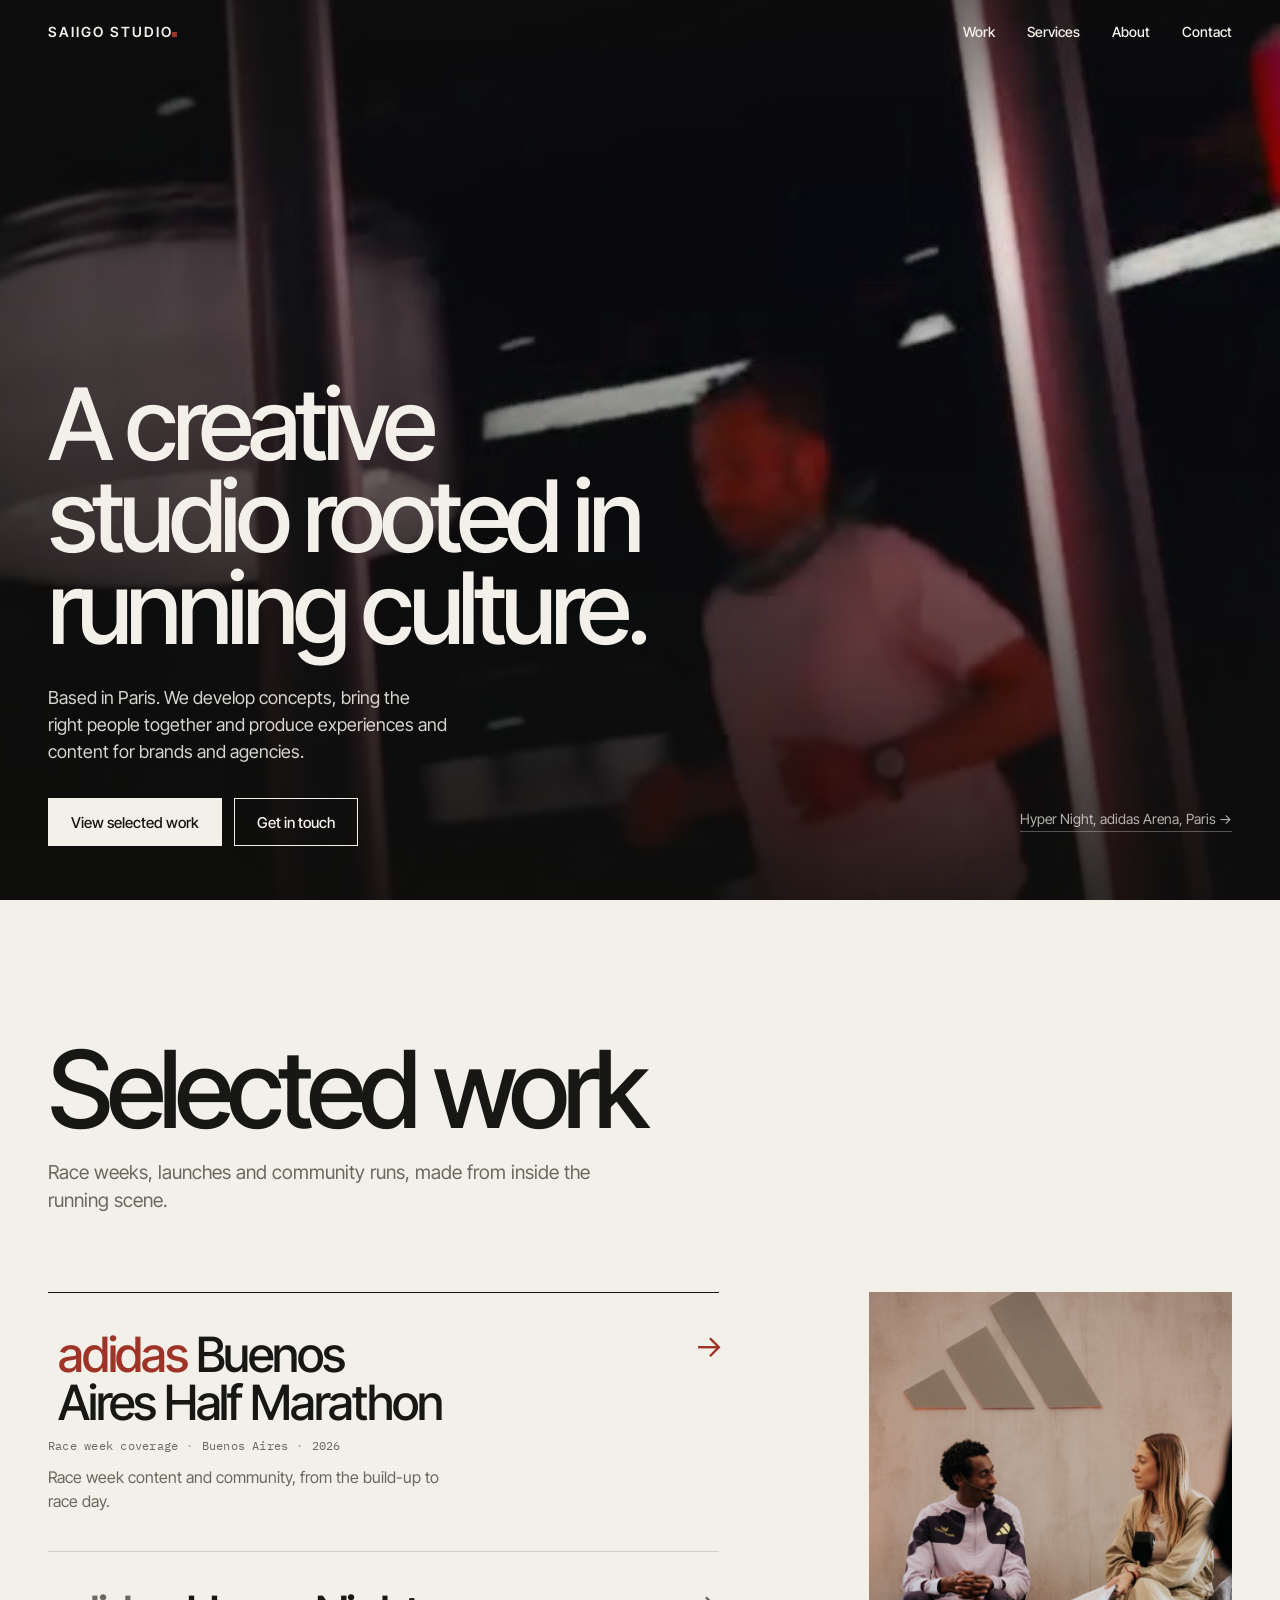
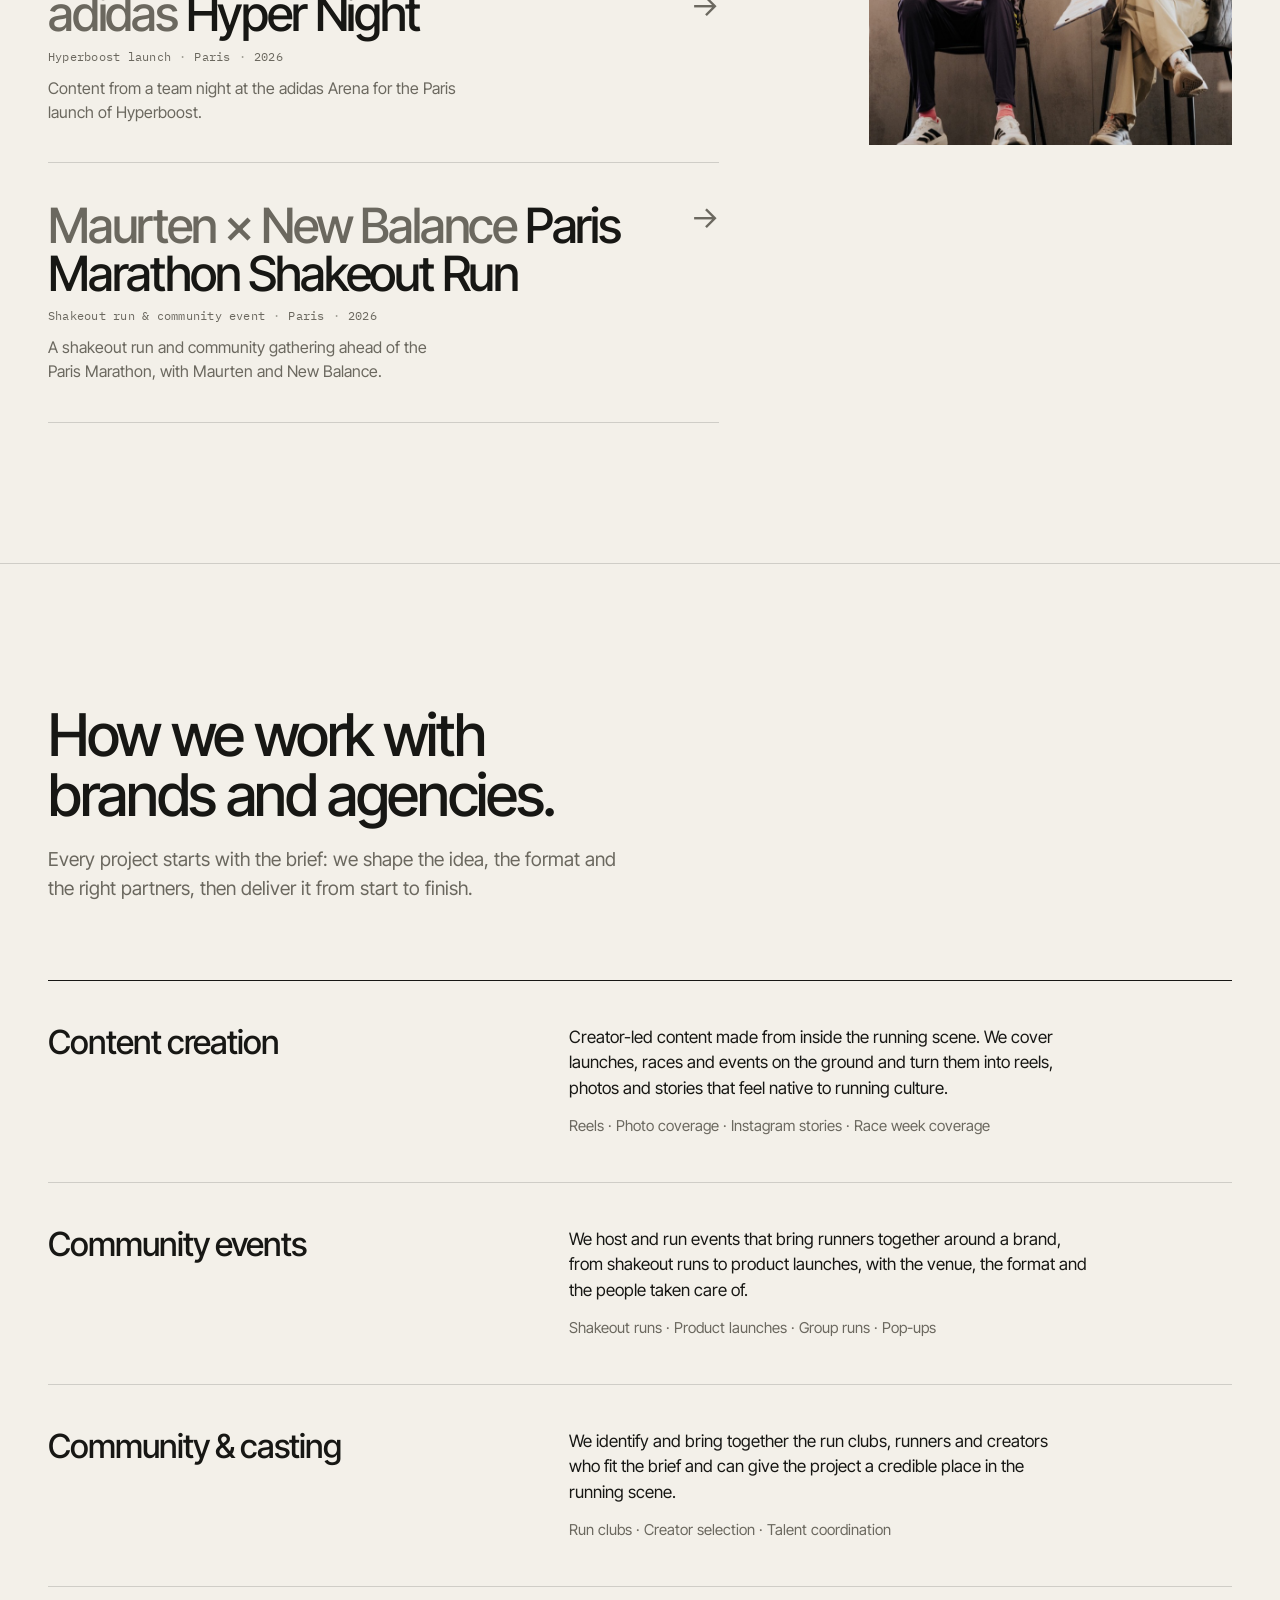
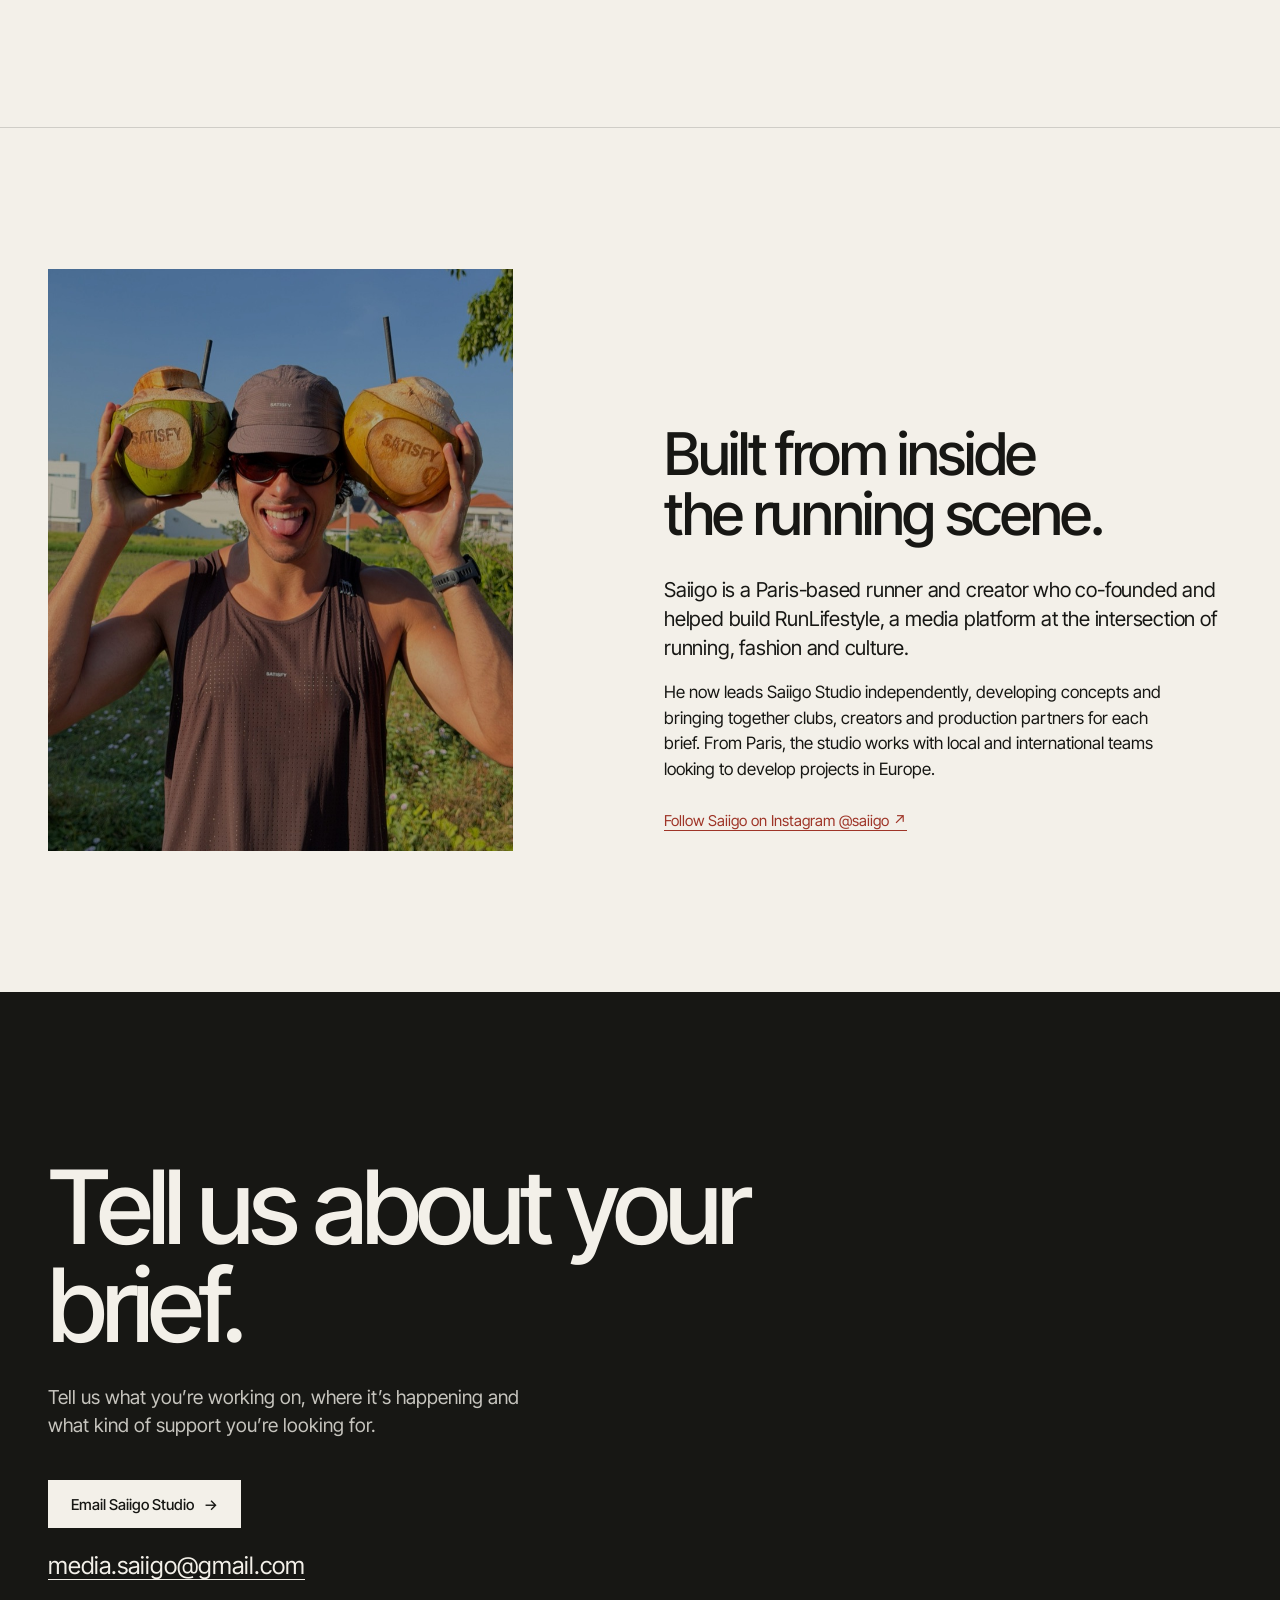
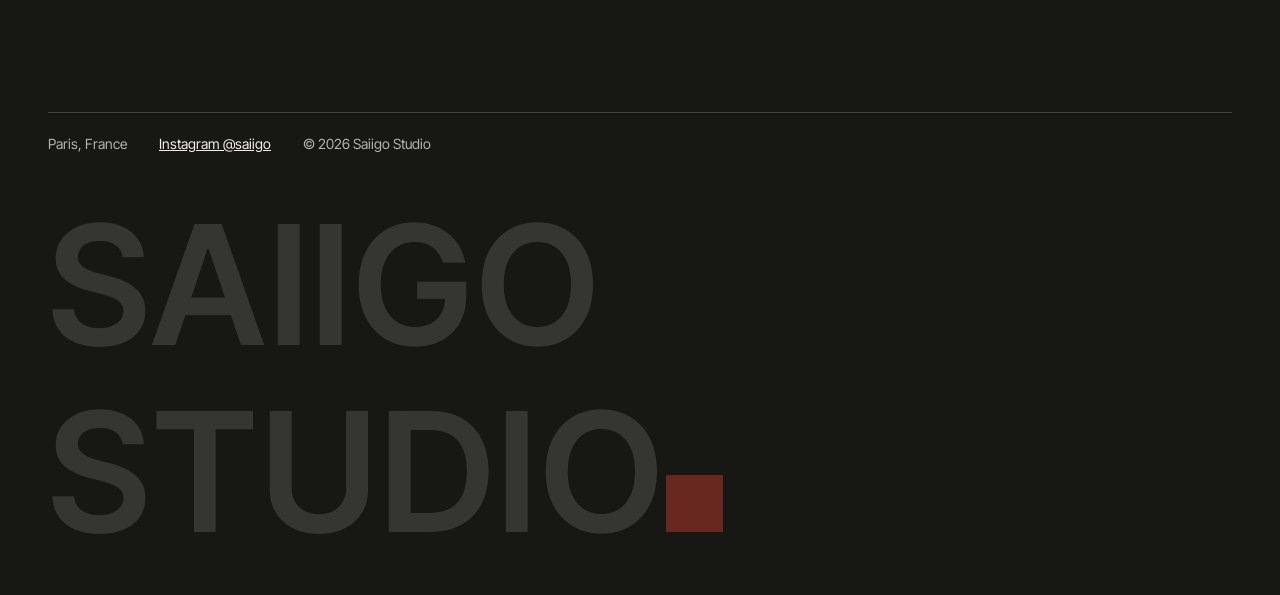
<file: index.html>
<!doctype html>
<html lang="en">
<head>
  <meta charset="utf-8">
  <script>document.documentElement.className += " js";</script>
  <meta name="viewport" content="width=device-width, initial-scale=1, viewport-fit=cover">
  <title>Saiigo Studio | Running Culture, Creative Strategy &amp; Production</title>
  <meta name="description" content="Saiigo Studio is an independent creative studio in Paris rooted in running culture. Concepts, community &amp; casting, experiences and content for brands and agencies.">
  <meta name="theme-color" content="#171714">
  <link rel="canonical" href="https://saiigostudio.com/">
  <meta property="og:url" content="https://saiigostudio.com/">
  <meta property="og:type" content="website">
  <meta property="og:site_name" content="Saiigo Studio">
  <meta property="og:title" content="Saiigo Studio | Running Culture, Creative Strategy &amp; Production">
  <meta property="og:description" content="An independent creative studio in Paris rooted in running culture. Concepts, community and production for brands and agencies.">
  <meta property="og:image" content="https://saiigostudio.com/assets/img/og-image.jpg">
  <meta property="og:image:width" content="1200">
  <meta property="og:image:height" content="630">
  <meta name="twitter:card" content="summary_large_image">
  <script type="application/ld+json">
{
    "@context": "https://schema.org",
    "@type": "Organization",
    "name": "Saiigo Studio",
    "url": "https://saiigostudio.com/",
    "logo": "https://saiigostudio.com/assets/img/logo.png",
    "image": "https://saiigostudio.com/assets/img/og-image.jpg",
    "description": "Independent creative studio in Paris rooted in running culture: content creation, community events, community & casting for brands and agencies.",
    "email": "media.saiigo@gmail.com",
    "sameAs": [
      "https://www.instagram.com/saiigo/"
    ],
    "address": {
      "@type": "PostalAddress",
      "addressLocality": "Paris",
      "addressCountry": "FR"
    },
    "location": {
      "@type": "Place",
      "name": "Paris, France",
      "address": {
        "@type": "PostalAddress",
        "addressLocality": "Paris",
        "addressCountry": "FR"
      }
    }
  }
  </script>
  <link rel="icon" href="assets/img/favicon.svg" type="image/svg+xml">
  <link rel="preconnect" href="https://fonts.googleapis.com">
  <link rel="preconnect" href="https://fonts.gstatic.com" crossorigin>
  <link href="https://fonts.googleapis.com/css2?family=IBM+Plex+Mono:wght@400;500&family=Inter+Tight:wght@400;500;600&display=swap" rel="stylesheet">
  <link rel="stylesheet" href="assets/css/styles.css?v=80ff5a15">
</head>
<body data-page="home" id="top">
  <a class="skip-link" href="#main">Skip to content</a>
  <header class="site-header" id="site-header" data-prerendered><div class="header__inner"><a class="header__logo" href="#top" aria-label="Saiigo Studio, home"><span class="wordmark">SAIIGO STUDIO<span class="wordmark__dot" aria-hidden="true"></span></span></a><nav class="header__nav" aria-label="Main"><ul><li><a href="#work">Work</a></li><li><a href="#services">Services</a></li><li><a href="#about">About</a></li><li><a href="#contact">Contact</a></li></ul></nav><button class="menu-btn" type="button" aria-expanded="false" aria-controls="mobile-menu"><span class="menu-btn__label">Menu</span><span class="menu-btn__icon" aria-hidden="true"></span></button></div><div class="mobile-menu" id="mobile-menu" hidden><nav aria-label="Main mobile"><ul><li><a href="#work">Work</a></li><li><a href="#services">Services</a></li><li><a href="#about">About</a></li><li><a href="#contact">Contact</a></li></ul></nav><div class="mobile-menu__foot"><a href="mailto:media.saiigo@gmail.com?subject=Project%20enquiry%20%E2%80%94%20Saiigo%20Studio">media.saiigo@gmail.com</a><a href="https://www.instagram.com/saiigo/" target="_blank" rel="noopener">Instagram @saiigo</a></div></div></header>
  <main id="main" tabindex="-1" data-prerendered><section class="hero hero--reel" aria-labelledby="hero-title"><div class="media hero__media"><video class="media__el hero__video" src="images/hyperboost-reel.mp4" muted loop playsinline preload="auto" autoplay poster="images/hyperboost-reel-poster-1600.jpg" aria-hidden="true"></video></div><div class="hero__shade" aria-hidden="true"></div><div class="hero__content wrap"><div class="hero__head"><h1 class="hero__title" id="hero-title">A creative studio rooted in running culture.</h1></div><div class="hero__body"><p class="hero__text">Based in Paris. We develop concepts, bring the right people together and produce experiences and content for brands and agencies.</p><div class="hero__actions"><a class="btn btn--light" href="#work">View selected work</a><a class="btn btn--ghost" href="#contact">Get in touch</a></div></div></div><a class="hero__caption" href="adidas-hyperboost-hyper-night-paris.html">Hyper Night, adidas Arena, Paris<span aria-hidden="true"> →</span></a><span class="hero__sentinel" data-header-sentinel aria-hidden="true"></span></section><section class="section work" id="work" aria-labelledby="work-title"><div class="wrap"><header class="section__head"><h2 class="section__title" id="work-title">Selected work</h2><p class="section__intro">Race weeks, launches and community runs, made from inside the running scene.</p></header><div class="index"><ol class="index__list"><li class="index__row" data-index="0" data-active><a class="index__link" href="adidas-buenos-aires-half-marathon.html"><span class="index__thumb"><div class="media" style="--pos:50% 40%;--pos-m:50% 40%"><picture><img class="media__el" src="images/adidas-ba-talk-1600.jpg" srcset="images/adidas-ba-talk-800.jpg 800w, images/adidas-ba-talk-1600.jpg 1333w" sizes="100vw" alt="Yomif Kejelcha in conversation on stage in front of an adidas wall" loading="lazy" decoding="async"></picture></div></span><span class="index__title"><span class="index__client">adidas</span> Buenos Aires Half Marathon</span><span class="index__meta mono">Race week coverage<span class="sep" aria-hidden="true">·</span>Buenos Aires<span class="sep" aria-hidden="true">·</span>2026</span><span class="index__summary">Race week content and community, from the build-up to race day.</span><span class="index__arrow" aria-hidden="true">→</span></a></li><li class="index__row" data-index="1"><a class="index__link" href="adidas-hyperboost-hyper-night-paris.html"><span class="index__thumb"><div class="media" style="--pos:50% 92%;--pos-m:50% 60%"><picture><img class="media__el" src="images/hyperboost-winners-1600.jpg" srcset="images/hyperboost-winners-800.jpg 724w" sizes="100vw" alt="The winning team lifts the Hyper Night prize board under a Hyperboost screen at the adidas Arena" loading="lazy" decoding="async"></picture></div></span><span class="index__title"><span class="index__client">adidas</span> Hyper Night</span><span class="index__meta mono">Hyperboost launch<span class="sep" aria-hidden="true">·</span>Paris<span class="sep" aria-hidden="true">·</span>2026</span><span class="index__summary">Content from a team night at the adidas Arena for the Paris launch of Hyperboost.</span><span class="index__arrow" aria-hidden="true">→</span></a></li><li class="index__row" data-index="2"><a class="index__link" href="paris-marathon-runners-event.html"><span class="index__thumb"><div class="media" style="--pos:50% 45%;--pos-m:45% 50%"><picture><img class="media__el" src="images/paris-marathon-crew-1600.jpg" srcset="images/paris-marathon-crew-800.jpg 800w, images/paris-marathon-crew-1600.jpg 1600w, images/paris-marathon-crew-2400.jpg 2000w" sizes="100vw" alt="Runners tying on matching bandanas inside the hotel before the shakeout run" loading="lazy" decoding="async"></picture></div></span><span class="index__title"><span class="index__client">Maurten × New Balance</span> Paris Marathon Shakeout Run</span><span class="index__meta mono">Shakeout run &amp; community event<span class="sep" aria-hidden="true">·</span>Paris<span class="sep" aria-hidden="true">·</span>2026</span><span class="index__summary">A shakeout run and community gathering ahead of the Paris Marathon, with Maurten and New Balance.</span><span class="index__arrow" aria-hidden="true">→</span></a></li></ol><div class="index__preview" aria-hidden="true"><div class="index__frame is-active" data-index="0"><div class="media" style="--pos:50% 40%;--pos-m:50% 40%"><picture><img class="media__el" src="images/adidas-ba-talk-1600.jpg" srcset="images/adidas-ba-talk-800.jpg 800w, images/adidas-ba-talk-1600.jpg 1333w" sizes="(min-width: 900px) 36vw, 1px" alt="Yomif Kejelcha in conversation on stage in front of an adidas wall" loading="lazy" decoding="async"></picture></div></div><div class="index__frame" data-index="1"><div class="media" style="--pos:50% 92%;--pos-m:50% 60%"><picture><img class="media__el" src="images/hyperboost-winners-1600.jpg" srcset="images/hyperboost-winners-800.jpg 724w" sizes="(min-width: 900px) 36vw, 1px" alt="The winning team lifts the Hyper Night prize board under a Hyperboost screen at the adidas Arena" loading="lazy" decoding="async"></picture></div></div><div class="index__frame" data-index="2"><div class="media" style="--pos:50% 45%;--pos-m:45% 50%"><picture><img class="media__el" src="images/paris-marathon-crew-1600.jpg" srcset="images/paris-marathon-crew-800.jpg 800w, images/paris-marathon-crew-1600.jpg 1600w, images/paris-marathon-crew-2400.jpg 2000w" sizes="(min-width: 900px) 36vw, 1px" alt="Runners tying on matching bandanas inside the hotel before the shakeout run" loading="lazy" decoding="async"></picture></div></div></div></div></div></section><section class="section services" id="services" aria-labelledby="services-title"><div class="wrap"><header class="section__head"><h2 class="section__title" id="services-title">How we work with brands and agencies.</h2><p class="section__intro">Every project starts with the brief: we shape the idea, the format and the right partners, then deliver it from start to finish.</p></header><ul class="service-list"><li class="service"><h3 class="service__title">Content creation</h3><div class="service__body"><p>Creator-led content made from inside the running scene. We cover launches, races and events on the ground and turn them into reels, photos and stories that feel native to running culture.</p><p class="service__examples"><span class="visually-hidden">Examples: </span>Reels<span class="sep" aria-hidden="true"> · </span>Photo coverage<span class="sep" aria-hidden="true"> · </span>Instagram stories<span class="sep" aria-hidden="true"> · </span>Race week coverage</p></div></li><li class="service"><h3 class="service__title">Community events</h3><div class="service__body"><p>We host and run events that bring runners together around a brand, from shakeout runs to product launches, with the venue, the format and the people taken care of.</p><p class="service__examples"><span class="visually-hidden">Examples: </span>Shakeout runs<span class="sep" aria-hidden="true"> · </span>Product launches<span class="sep" aria-hidden="true"> · </span>Group runs<span class="sep" aria-hidden="true"> · </span>Pop-ups</p></div></li><li class="service"><h3 class="service__title">Community &amp; casting</h3><div class="service__body"><p>We identify and bring together the run clubs, runners and creators who fit the brief and can give the project a credible place in the running scene.</p><p class="service__examples"><span class="visually-hidden">Examples: </span>Run clubs<span class="sep" aria-hidden="true"> · </span>Creator selection<span class="sep" aria-hidden="true"> · </span>Talent coordination</p></div></li></ul></div></section><section class="section about" id="about" aria-labelledby="about-title"><div class="wrap about__grid"><div class="about__media"><div class="media" style="--pos:50% 35%;--pos-m:50% 35%"><picture><img class="media__el" src="images/about-saiigo-1600.jpg" srcset="images/about-saiigo-800.jpg 800w, images/about-saiigo-1600.jpg 1500w" sizes="(min-width: 900px) 42vw, 100vw" alt="Saiigo in running kit, holding up two coconuts and laughing" loading="lazy" decoding="async"></picture></div></div><div class="about__text"><h2 class="section__title" id="about-title">Built from inside the running scene.</h2><p class="about__lead">Saiigo is a Paris-based runner and creator who co-founded and helped build RunLifestyle, a media platform at the intersection of running, fashion and culture.</p><p>He now leads Saiigo Studio independently, developing concepts and bringing together clubs, creators and production partners for each brief. From Paris, the studio works with local and international teams looking to develop projects in Europe.</p><p class="about__ig"><a class="text-link" href="https://www.instagram.com/saiigo/" target="_blank" rel="noopener">Follow Saiigo on Instagram @saiigo<span aria-hidden="true"> ↗</span></a></p></div></div></section><section class="contact" id="contact" aria-labelledby="contact-title"><div class="wrap"><h2 class="contact__title" id="contact-title">Tell us about your brief.</h2><p class="contact__text">Tell us what you’re working on, where it’s happening and what kind of support you’re looking for.</p><a class="btn btn--light" href="mailto:media.saiigo@gmail.com?subject=Project%20enquiry%20%E2%80%94%20Saiigo%20Studio">Email Saiigo Studio<span aria-hidden="true">→</span></a><p class="contact__email"><a href="mailto:media.saiigo@gmail.com?subject=Project%20enquiry%20%E2%80%94%20Saiigo%20Studio">media.saiigo@gmail.com</a></p><div class="contact__foot"><span>Paris, France</span><a href="https://www.instagram.com/saiigo/" target="_blank" rel="noopener">Instagram @saiigo</a><span>© 2026 Saiigo Studio</span></div><div class="contact__mark" aria-hidden="true"><span class="wordmark wordmark--stacked"><span>SAIIGO</span><span>STUDIO<span class="wordmark__dot" aria-hidden="true"></span></span></span></div></div></section></main>
  <script src="assets/js/content.js?v=b6fb0707"></script>
  <script src="assets/js/image-sizes.js?v=44296c89"></script>
  <script src="assets/js/site.js?v=0f309ba2"></script>
</body>
</html>
</file>
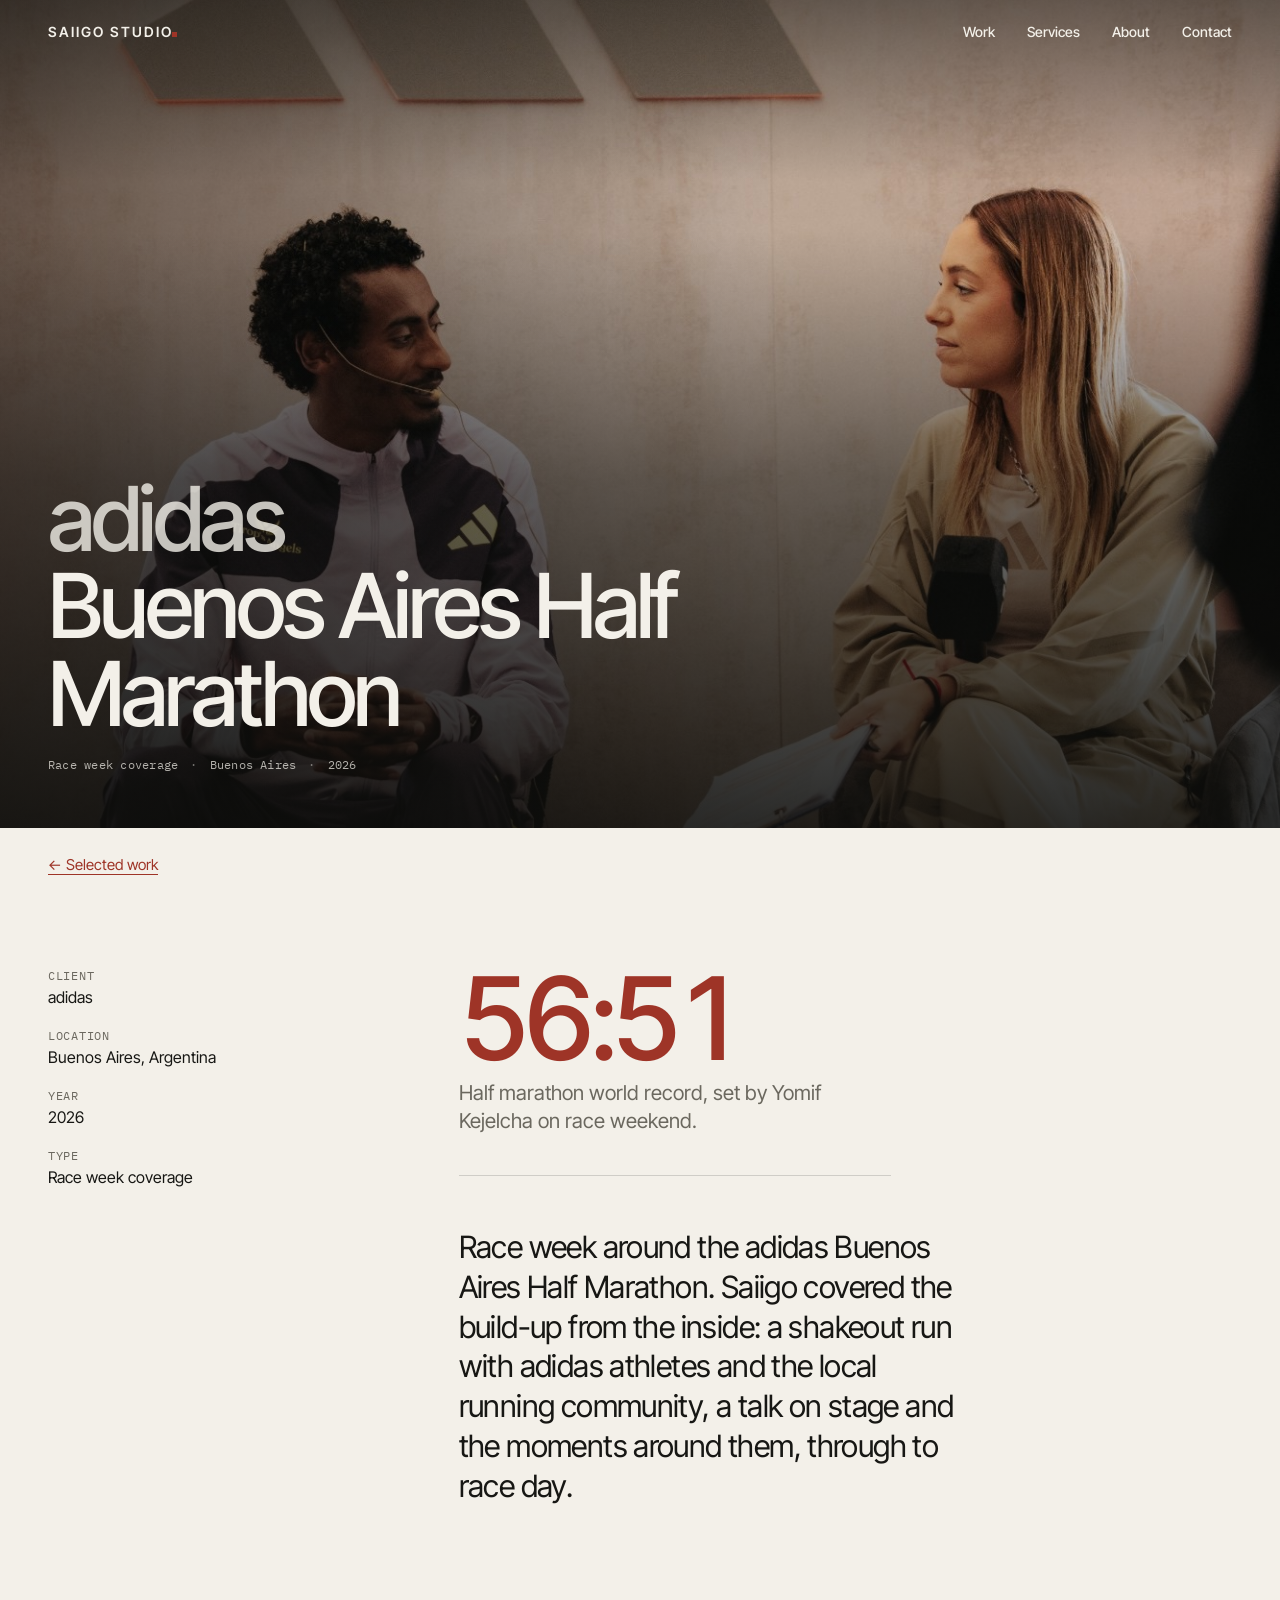
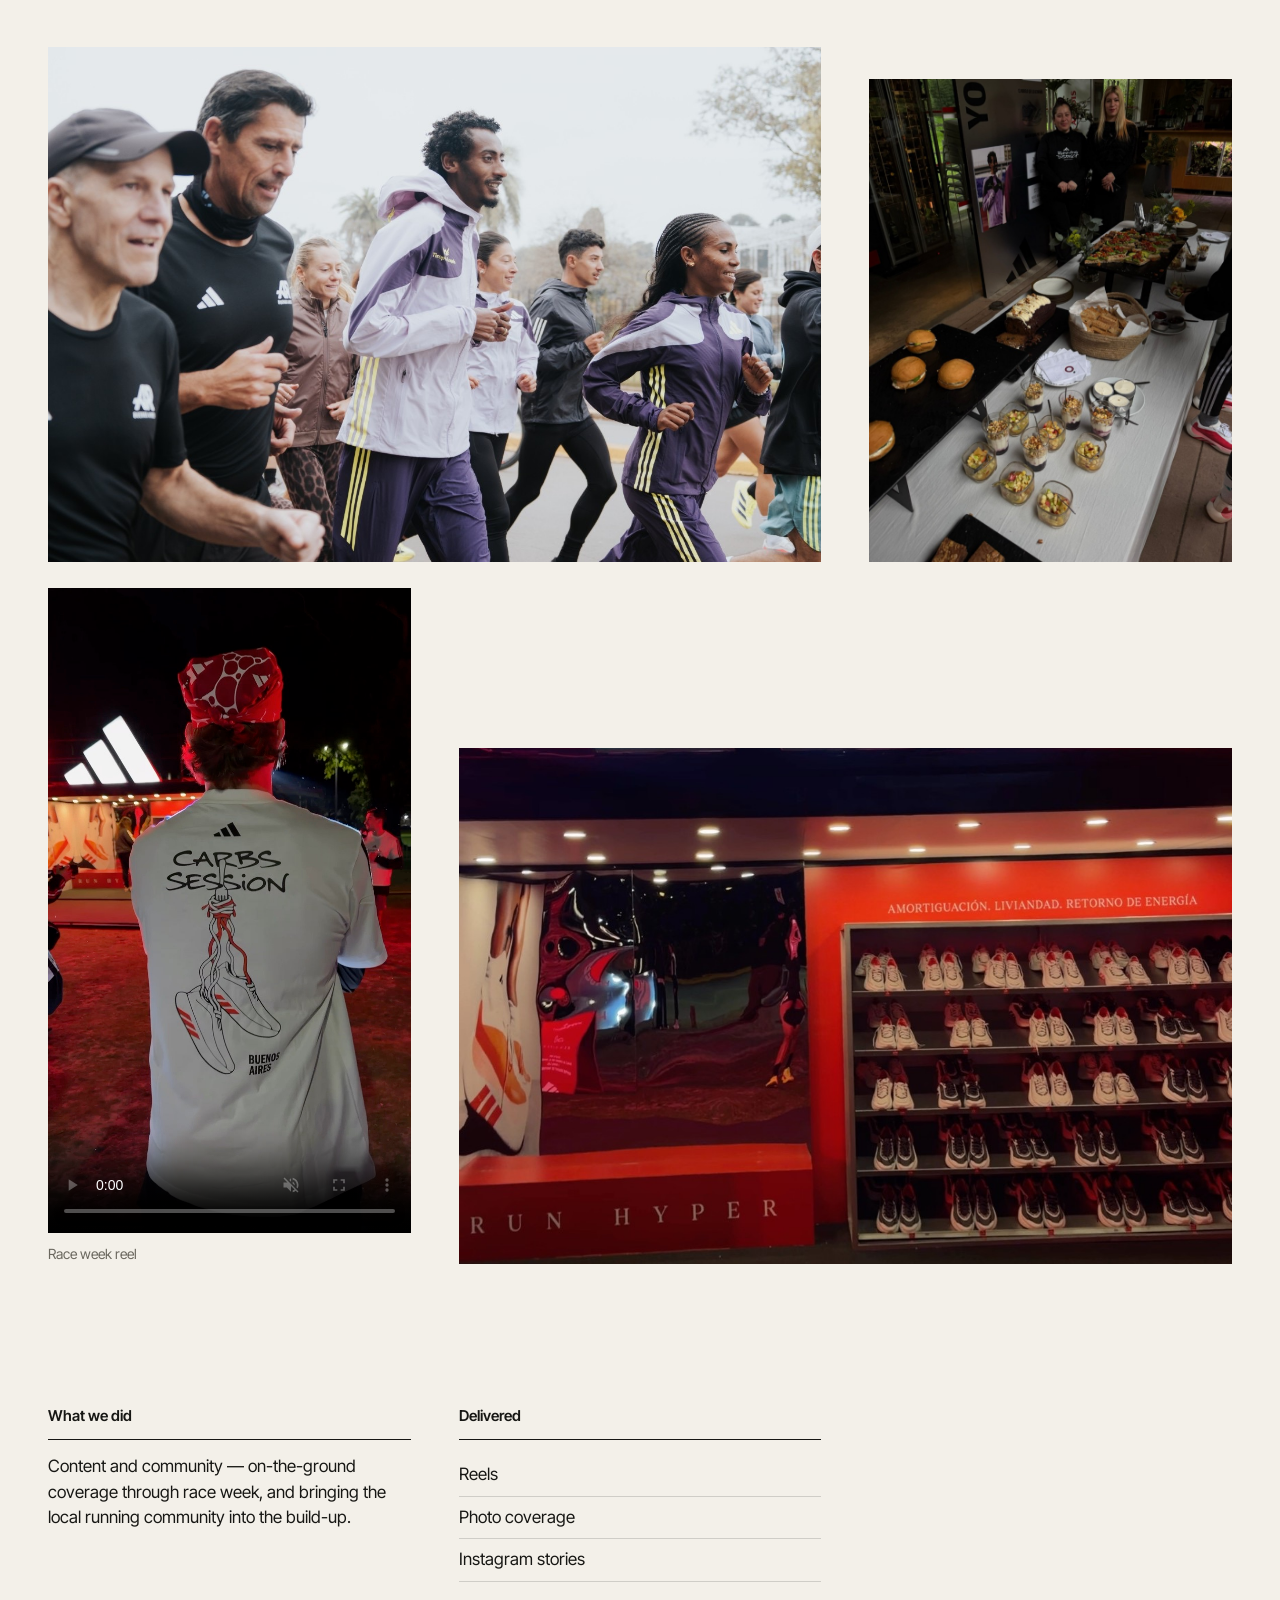
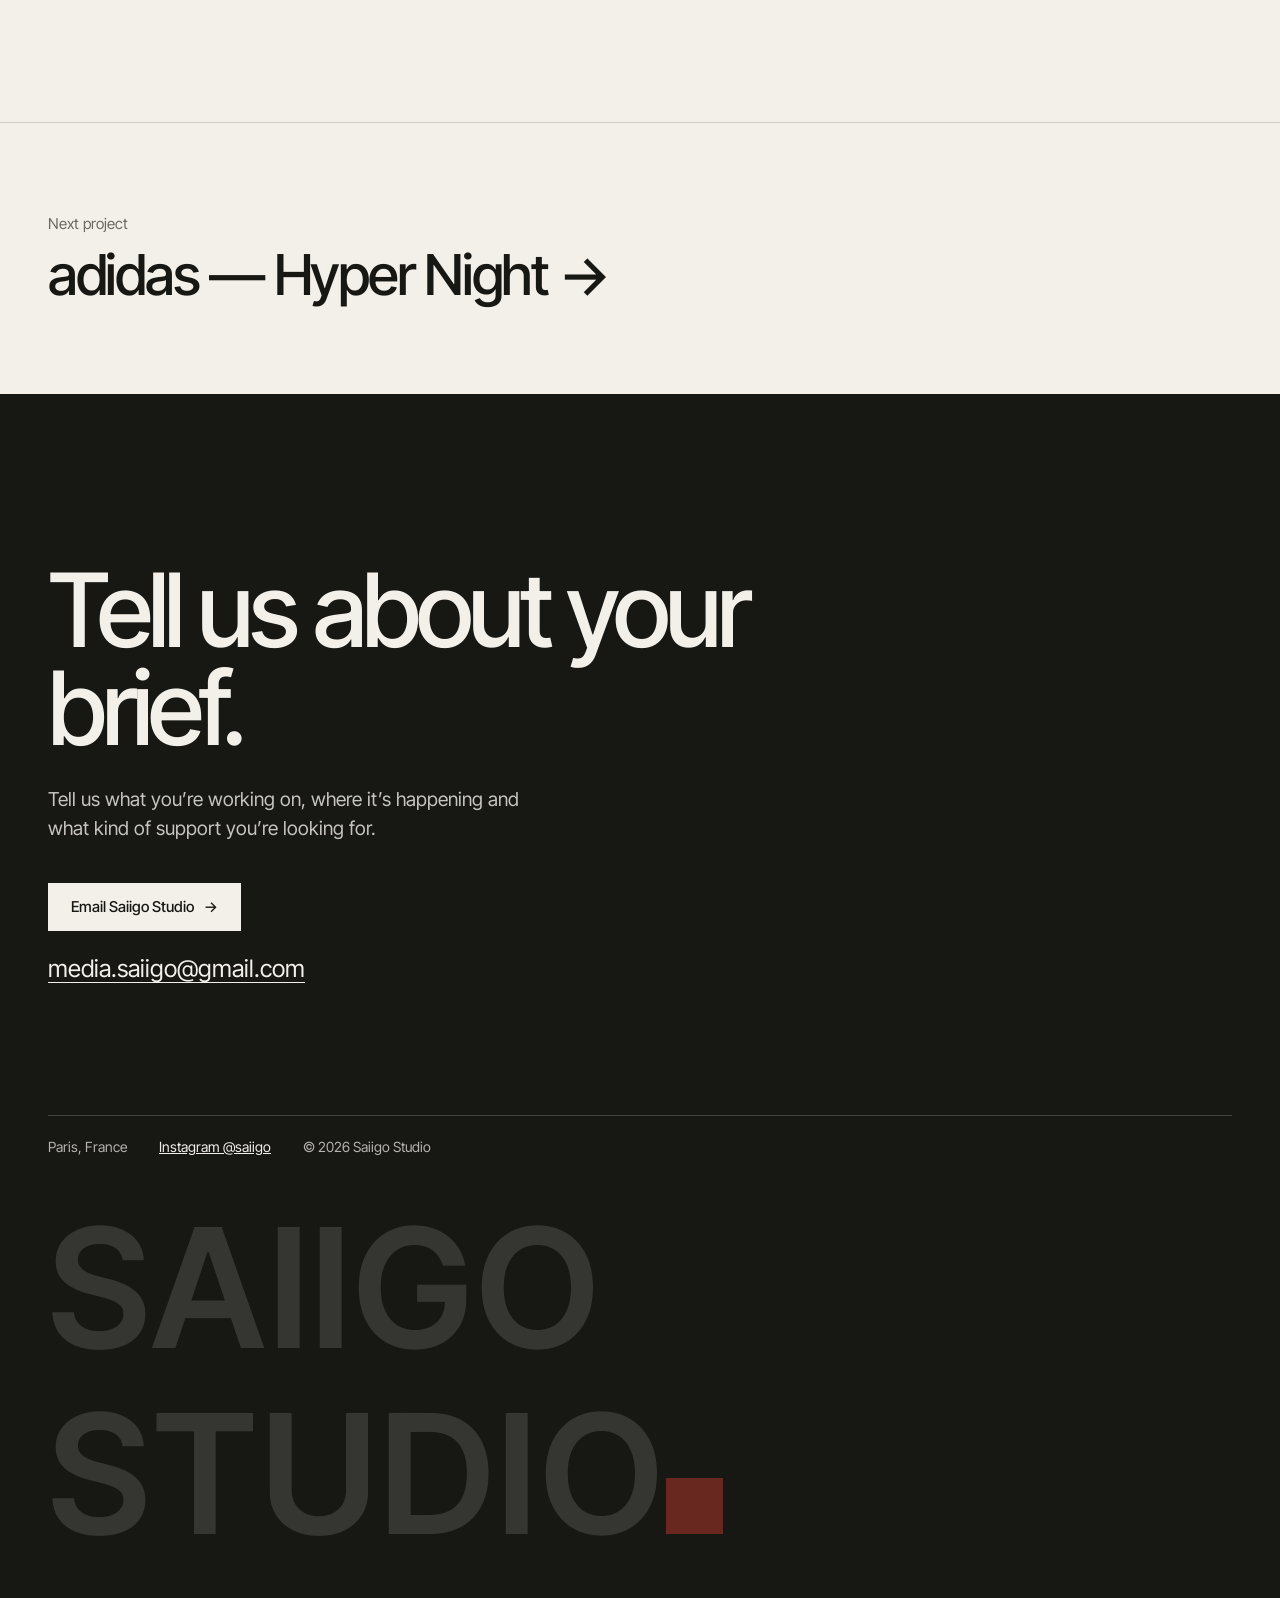
<file: adidas-buenos-aires-half-marathon.html>
<!doctype html>
<html lang="en">
<head>
  <meta charset="utf-8">
  <script>document.documentElement.className += " js";</script>
  <meta name="viewport" content="width=device-width, initial-scale=1, viewport-fit=cover">
  <title>adidas — Buenos Aires Half Marathon | Saiigo Studio</title>
  <meta name="description" content="Race week content and community, from the build-up to race day.">
  <meta name="theme-color" content="#171714">
  <link rel="canonical" href="https://saiigostudio.com/adidas-buenos-aires-half-marathon.html">
  <meta property="og:url" content="https://saiigostudio.com/adidas-buenos-aires-half-marathon.html">
  <meta property="og:type" content="website">
  <meta property="og:site_name" content="Saiigo Studio">
  <meta property="og:title" content="adidas — Buenos Aires Half Marathon | Saiigo Studio">
  <meta property="og:description" content="Race week content and community, from the build-up to race day.">
  <meta property="og:image" content="https://saiigostudio.com/images/adidas-ba-talk-1600.jpg">
  <meta name="twitter:card" content="summary_large_image">
  <script type="application/ld+json">
{
    "@context": "https://schema.org",
    "@type": "Organization",
    "name": "Saiigo Studio",
    "url": "https://saiigostudio.com/",
    "logo": "https://saiigostudio.com/assets/img/logo.png",
    "image": "https://saiigostudio.com/assets/img/og-image.jpg",
    "description": "Independent creative studio in Paris rooted in running culture: content creation, community events, community & casting for brands and agencies.",
    "email": "media.saiigo@gmail.com",
    "sameAs": [
      "https://www.instagram.com/saiigo/"
    ],
    "address": {
      "@type": "PostalAddress",
      "addressLocality": "Paris",
      "addressCountry": "FR"
    },
    "location": {
      "@type": "Place",
      "name": "Paris, France",
      "address": {
        "@type": "PostalAddress",
        "addressLocality": "Paris",
        "addressCountry": "FR"
      }
    }
  }
  </script>
  <link rel="icon" href="assets/img/favicon.svg" type="image/svg+xml">
  <link rel="preconnect" href="https://fonts.googleapis.com">
  <link rel="preconnect" href="https://fonts.gstatic.com" crossorigin>
  <link href="https://fonts.googleapis.com/css2?family=IBM+Plex+Mono:wght@400;500&family=Inter+Tight:wght@400;500;600&display=swap" rel="stylesheet">
  <link rel="stylesheet" href="assets/css/styles.css?v=80ff5a15">
</head>
<body data-page="project" data-slug="adidas-buenos-aires-half-marathon" id="top">
  <a class="skip-link" href="#main">Skip to content</a>
  <header class="site-header" id="site-header" data-prerendered><div class="header__inner"><a class="header__logo" href="index.html" aria-label="Saiigo Studio, home"><span class="wordmark">SAIIGO STUDIO<span class="wordmark__dot" aria-hidden="true"></span></span></a><nav class="header__nav" aria-label="Main"><ul><li><a href="index.html#work">Work</a></li><li><a href="index.html#services">Services</a></li><li><a href="index.html#about">About</a></li><li><a href="index.html#contact">Contact</a></li></ul></nav><button class="menu-btn" type="button" aria-expanded="false" aria-controls="mobile-menu"><span class="menu-btn__label">Menu</span><span class="menu-btn__icon" aria-hidden="true"></span></button></div><div class="mobile-menu" id="mobile-menu" hidden><nav aria-label="Main mobile"><ul><li><a href="index.html#work">Work</a></li><li><a href="index.html#services">Services</a></li><li><a href="index.html#about">About</a></li><li><a href="index.html#contact">Contact</a></li></ul></nav><div class="mobile-menu__foot"><a href="mailto:media.saiigo@gmail.com?subject=Project%20enquiry%20%E2%80%94%20Saiigo%20Studio">media.saiigo@gmail.com</a><a href="https://www.instagram.com/saiigo/" target="_blank" rel="noopener">Instagram @saiigo</a></div></div></header>
  <main id="main" tabindex="-1" data-prerendered><section class="case-hero" aria-labelledby="case-title"><div class="media case-hero__media" style="--pos:50% 40%;--pos-m:50% 40%"><picture><img class="media__el" src="images/adidas-ba-talk-1600.jpg" srcset="images/adidas-ba-talk-800.jpg 800w, images/adidas-ba-talk-1600.jpg 1333w" sizes="100vw" alt="Yomif Kejelcha in conversation on stage in front of an adidas wall" loading="eager" fetchpriority="high" decoding="async"></picture></div><div class="hero__shade" aria-hidden="true"></div><div class="case-hero__content wrap"><h1 class="case-hero__title" id="case-title"><span>adidas</span> Buenos Aires Half Marathon</h1><p class="meta mono">Race week coverage<span class="sep" aria-hidden="true">·</span>Buenos Aires<span class="sep" aria-hidden="true">·</span>2026</p></div><span class="hero__sentinel" data-header-sentinel aria-hidden="true"></span></section><div class="wrap case-back"><a class="text-link" href="index.html#work">← Selected work</a></div><section class="section case-intro"><div class="wrap case-intro__grid"><dl class="facts"><div><dt class="mono">Client</dt><dd>adidas</dd></div><div><dt class="mono">Location</dt><dd>Buenos Aires, Argentina</dd></div><div><dt class="mono">Year</dt><dd>2026</dd></div><div><dt class="mono">Type</dt><dd>Race week coverage</dd></div></dl><div class="case-intro__text"><p class="case-highlight"><span class="case-highlight__value">56:51</span> Half marathon world record, set by Yomif Kejelcha on race weekend.</p><p class="lead">Race week around the adidas Buenos Aires Half Marathon. Saiigo covered the build-up from the inside: a shakeout run with adidas athletes and the local running community, a talk on stage and the moments around them, through to race day.</p></div></div></section><section class="gallery wrap" aria-label="Project images"><figure class="gallery__item gallery__item--large"><div class="media" style="--pos:50% 62%;--pos-m:50% 62%"><picture><img class="media__el" src="images/adidas-ba-shakeout-1600.jpg" srcset="images/adidas-ba-shakeout-800.jpg 800w, images/adidas-ba-shakeout-1600.jpg 1333w" sizes="(min-width: 900px) 66vw, 100vw" alt="adidas athletes, including Yomif Kejelcha, on a shakeout run with local runners in Buenos Aires" loading="lazy" decoding="async"></picture></div></figure><figure class="gallery__item gallery__item--small"><div class="media" style="--pos:50% 55%;--pos-m:50% 55%"><picture><img class="media__el" src="images/adidas-ba-breakfast-1600.jpg" srcset="images/adidas-ba-breakfast-800.jpg 800w, images/adidas-ba-breakfast-1600.jpg 1500w" sizes="(min-width: 900px) 33vw, 100vw" alt="Breakfast spread at an adidas race week event" loading="lazy" decoding="async"></picture></div></figure><figure class="gallery__item gallery__item--reel"><div class="media"><video class="media__el" src="images/adidas-ba-reel.mp4" poster="images/adidas-ba-reel-poster-1600.jpg" muted loop playsinline controls preload="none" data-inview-play aria-label="Race week reel from the adidas Buenos Aires Half Marathon: night runs, the Carbs Session and the adidas space"></video></div><figcaption>Race week reel</figcaption></figure><figure class="gallery__item gallery__item--large"><div class="media" style="--pos:50% 62%;--pos-m:50% 62%"><picture><img class="media__el" src="images/adidas-ba-booth-1600.jpg" srcset="images/adidas-ba-booth-800.jpg 800w, images/adidas-ba-booth-1600.jpg 1125w" sizes="(min-width: 900px) 66vw, 100vw" alt="The adidas Run Hyper space at night, with a lit logo above a wall of running shoes" loading="lazy" decoding="async"></picture></div></figure></section><section class="section case-details"><div class="wrap case-details__grid"><div><h2 class="case-details__title">What we did</h2><p>Content and community — on-the-ground coverage through race week, and bringing the local running community into the build-up.</p></div><div><h2 class="case-details__title">Delivered</h2><ul><li>Reels</li><li>Photo coverage</li><li>Instagram stories</li></ul></div></div></section><nav class="wrap next-project" aria-label="Next project"><a href="adidas-hyperboost-hyper-night-paris.html"><span class="next-project__label">Next project</span><span class="next-project__title">adidas — Hyper Night <span aria-hidden="true">→</span></span></a></nav><section class="contact" id="contact" aria-labelledby="contact-title"><div class="wrap"><h2 class="contact__title" id="contact-title">Tell us about your brief.</h2><p class="contact__text">Tell us what you’re working on, where it’s happening and what kind of support you’re looking for.</p><a class="btn btn--light" href="mailto:media.saiigo@gmail.com?subject=Project%20enquiry%20%E2%80%94%20Saiigo%20Studio">Email Saiigo Studio<span aria-hidden="true">→</span></a><p class="contact__email"><a href="mailto:media.saiigo@gmail.com?subject=Project%20enquiry%20%E2%80%94%20Saiigo%20Studio">media.saiigo@gmail.com</a></p><div class="contact__foot"><span>Paris, France</span><a href="https://www.instagram.com/saiigo/" target="_blank" rel="noopener">Instagram @saiigo</a><span>© 2026 Saiigo Studio</span></div><div class="contact__mark" aria-hidden="true"><span class="wordmark wordmark--stacked"><span>SAIIGO</span><span>STUDIO<span class="wordmark__dot" aria-hidden="true"></span></span></span></div></div></section></main>
  <script src="assets/js/content.js?v=b6fb0707"></script>
  <script src="assets/js/image-sizes.js?v=44296c89"></script>
  <script src="assets/js/site.js?v=0f309ba2"></script>
</body>
</html>
</file>
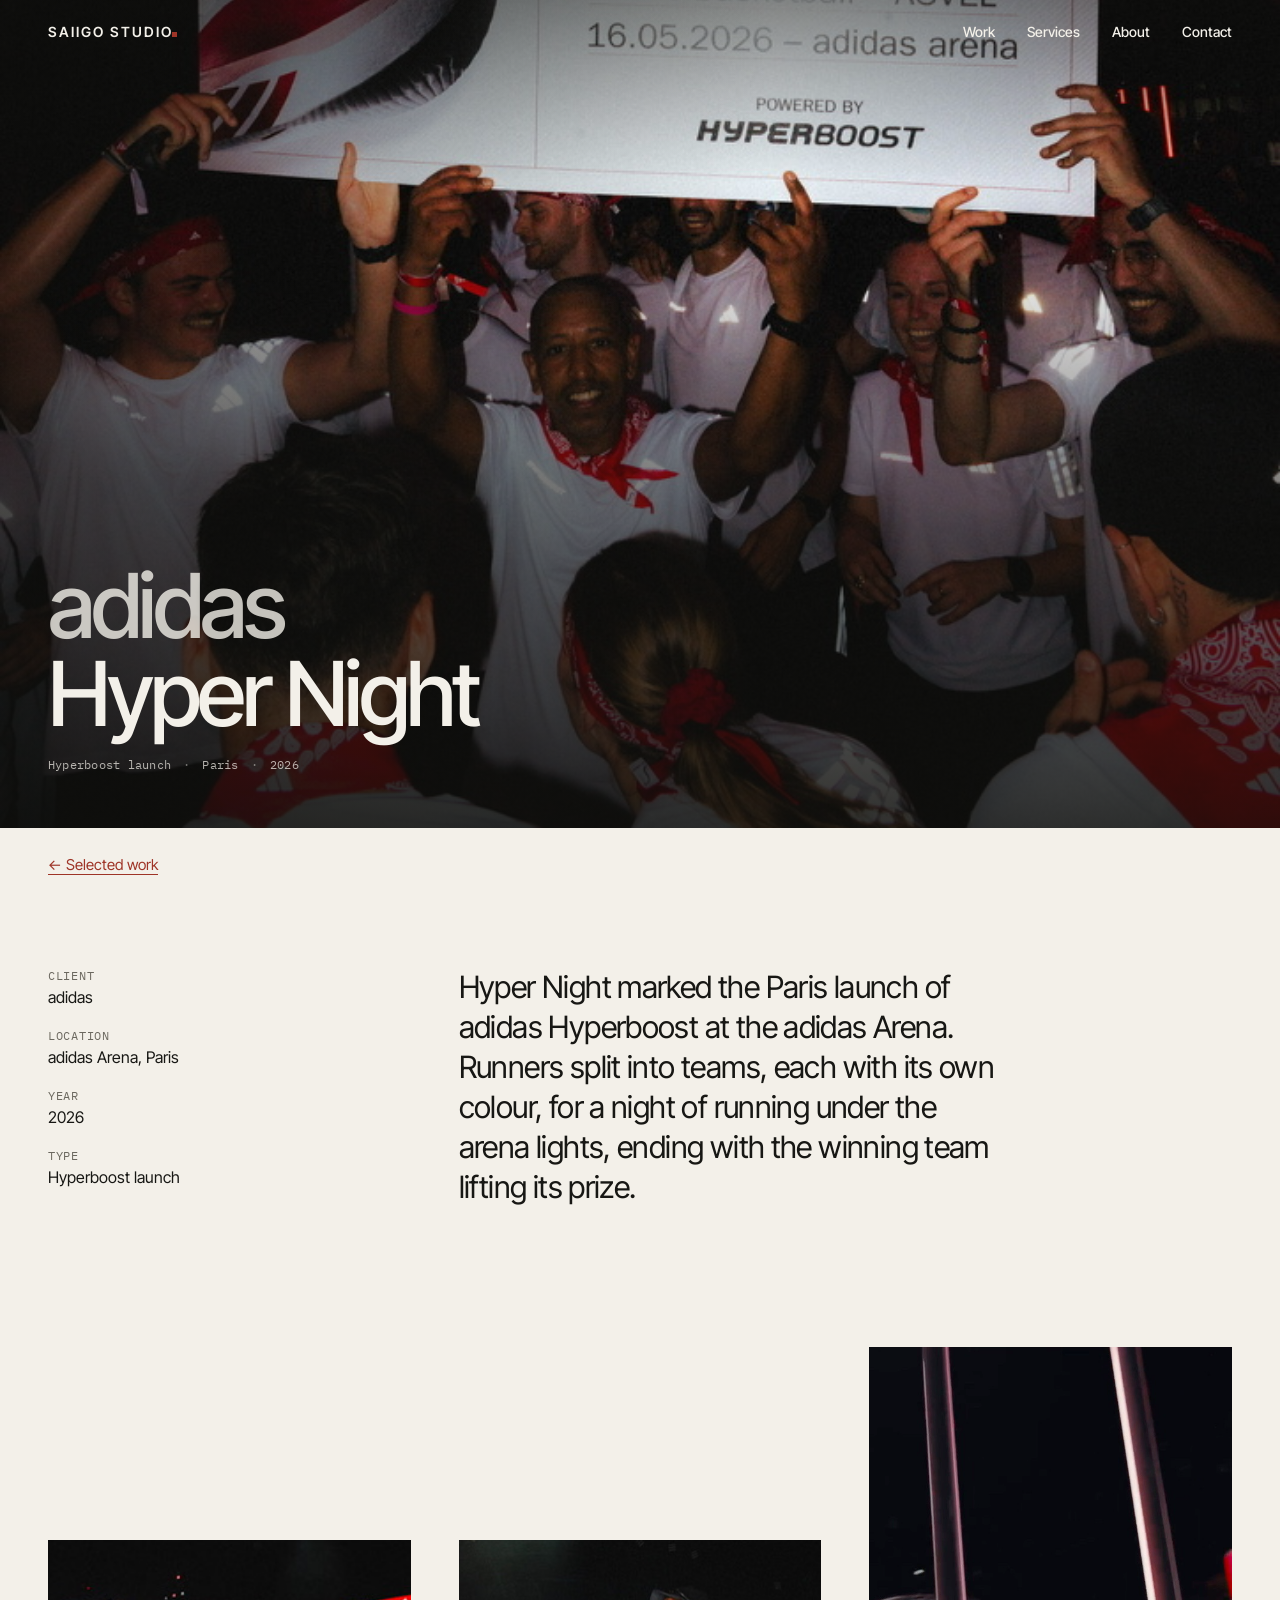
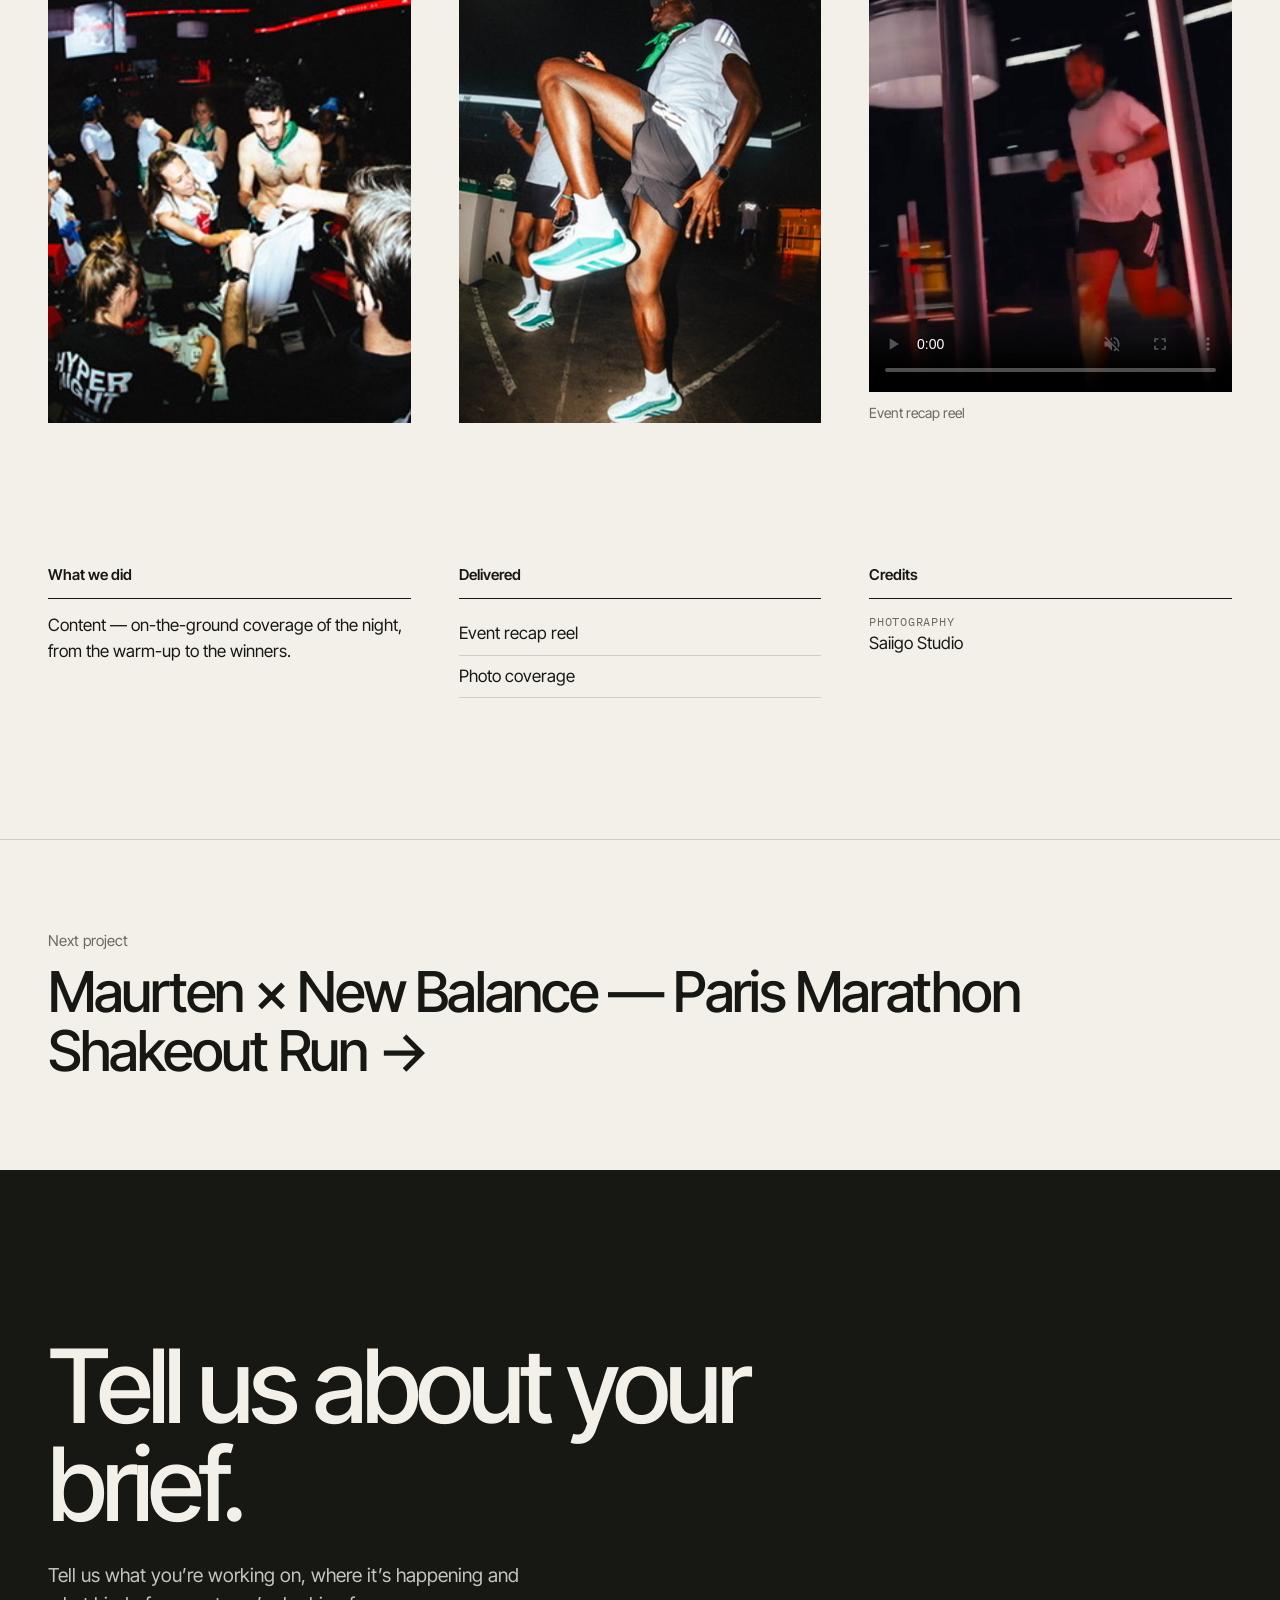
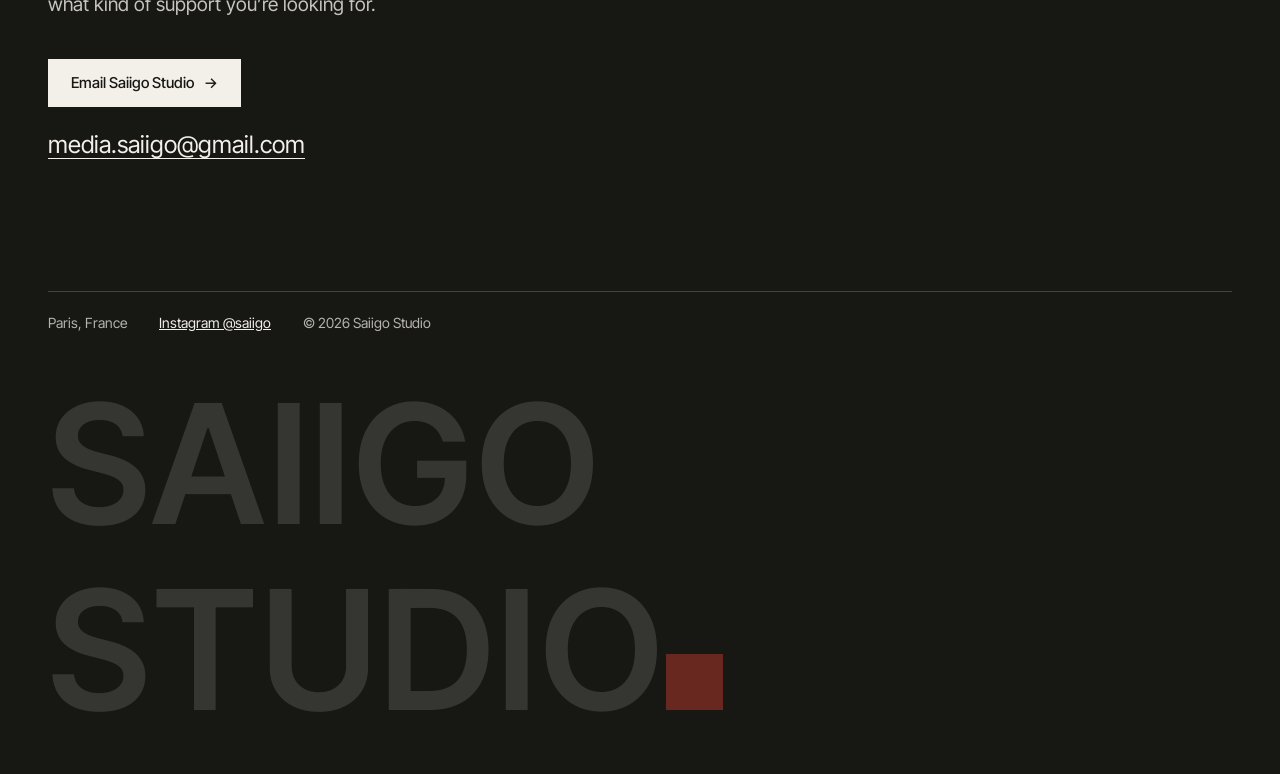
<file: adidas-hyperboost-hyper-night-paris.html>
<!doctype html>
<html lang="en">
<head>
  <meta charset="utf-8">
  <script>document.documentElement.className += " js";</script>
  <meta name="viewport" content="width=device-width, initial-scale=1, viewport-fit=cover">
  <title>adidas — Hyper Night | Saiigo Studio</title>
  <meta name="description" content="Content from a team night at the adidas Arena for the Paris launch of Hyperboost.">
  <meta name="theme-color" content="#171714">
  <link rel="canonical" href="https://saiigostudio.com/adidas-hyperboost-hyper-night-paris.html">
  <meta property="og:url" content="https://saiigostudio.com/adidas-hyperboost-hyper-night-paris.html">
  <meta property="og:type" content="website">
  <meta property="og:site_name" content="Saiigo Studio">
  <meta property="og:title" content="adidas — Hyper Night | Saiigo Studio">
  <meta property="og:description" content="Content from a team night at the adidas Arena for the Paris launch of Hyperboost.">
  <meta property="og:image" content="https://saiigostudio.com/images/hyperboost-winners-1600.jpg">
  <meta name="twitter:card" content="summary_large_image">
  <script type="application/ld+json">
{
    "@context": "https://schema.org",
    "@type": "Organization",
    "name": "Saiigo Studio",
    "url": "https://saiigostudio.com/",
    "logo": "https://saiigostudio.com/assets/img/logo.png",
    "image": "https://saiigostudio.com/assets/img/og-image.jpg",
    "description": "Independent creative studio in Paris rooted in running culture: content creation, community events, community & casting for brands and agencies.",
    "email": "media.saiigo@gmail.com",
    "sameAs": [
      "https://www.instagram.com/saiigo/"
    ],
    "address": {
      "@type": "PostalAddress",
      "addressLocality": "Paris",
      "addressCountry": "FR"
    },
    "location": {
      "@type": "Place",
      "name": "Paris, France",
      "address": {
        "@type": "PostalAddress",
        "addressLocality": "Paris",
        "addressCountry": "FR"
      }
    }
  }
  </script>
  <link rel="icon" href="assets/img/favicon.svg" type="image/svg+xml">
  <link rel="preconnect" href="https://fonts.googleapis.com">
  <link rel="preconnect" href="https://fonts.gstatic.com" crossorigin>
  <link href="https://fonts.googleapis.com/css2?family=IBM+Plex+Mono:wght@400;500&family=Inter+Tight:wght@400;500;600&display=swap" rel="stylesheet">
  <link rel="stylesheet" href="assets/css/styles.css?v=80ff5a15">
</head>
<body data-page="project" data-slug="adidas-hyperboost-hyper-night-paris" id="top">
  <a class="skip-link" href="#main">Skip to content</a>
  <header class="site-header" id="site-header" data-prerendered><div class="header__inner"><a class="header__logo" href="index.html" aria-label="Saiigo Studio, home"><span class="wordmark">SAIIGO STUDIO<span class="wordmark__dot" aria-hidden="true"></span></span></a><nav class="header__nav" aria-label="Main"><ul><li><a href="index.html#work">Work</a></li><li><a href="index.html#services">Services</a></li><li><a href="index.html#about">About</a></li><li><a href="index.html#contact">Contact</a></li></ul></nav><button class="menu-btn" type="button" aria-expanded="false" aria-controls="mobile-menu"><span class="menu-btn__label">Menu</span><span class="menu-btn__icon" aria-hidden="true"></span></button></div><div class="mobile-menu" id="mobile-menu" hidden><nav aria-label="Main mobile"><ul><li><a href="index.html#work">Work</a></li><li><a href="index.html#services">Services</a></li><li><a href="index.html#about">About</a></li><li><a href="index.html#contact">Contact</a></li></ul></nav><div class="mobile-menu__foot"><a href="mailto:media.saiigo@gmail.com?subject=Project%20enquiry%20%E2%80%94%20Saiigo%20Studio">media.saiigo@gmail.com</a><a href="https://www.instagram.com/saiigo/" target="_blank" rel="noopener">Instagram @saiigo</a></div></div></header>
  <main id="main" tabindex="-1" data-prerendered><section class="case-hero" aria-labelledby="case-title"><div class="media case-hero__media" style="--pos:50% 92%;--pos-m:50% 60%"><picture><img class="media__el" src="images/hyperboost-winners-1600.jpg" srcset="images/hyperboost-winners-800.jpg 724w" sizes="100vw" alt="The winning team lifts the Hyper Night prize board under a Hyperboost screen at the adidas Arena" loading="eager" fetchpriority="high" decoding="async"></picture></div><div class="hero__shade" aria-hidden="true"></div><div class="case-hero__content wrap"><h1 class="case-hero__title" id="case-title"><span>adidas</span> Hyper Night</h1><p class="meta mono">Hyperboost launch<span class="sep" aria-hidden="true">·</span>Paris<span class="sep" aria-hidden="true">·</span>2026</p></div><span class="hero__sentinel" data-header-sentinel aria-hidden="true"></span></section><div class="wrap case-back"><a class="text-link" href="index.html#work">← Selected work</a></div><section class="section case-intro"><div class="wrap case-intro__grid"><dl class="facts"><div><dt class="mono">Client</dt><dd>adidas</dd></div><div><dt class="mono">Location</dt><dd>adidas Arena, Paris</dd></div><div><dt class="mono">Year</dt><dd>2026</dd></div><div><dt class="mono">Type</dt><dd>Hyperboost launch</dd></div></dl><div class="case-intro__text"><p class="lead">Hyper Night marked the Paris launch of adidas Hyperboost at the adidas Arena. Runners split into teams, each with its own colour, for a night of running under the arena lights, ending with the winning team lifting its prize.</p></div></div></section><section class="gallery wrap" aria-label="Project images"><figure class="gallery__item gallery__item--small"><div class="media" style="--pos:50% 50%;--pos-m:50% 50%"><picture><img class="media__el" src="images/hyperboost-teams-1600.jpg" srcset="images/hyperboost-teams-800.jpg 540w" sizes="(min-width: 900px) 33vw, 100vw" alt="Runners in team bandanas getting ready inside the arena" loading="lazy" decoding="async"></picture></div></figure><figure class="gallery__item gallery__item--small"><div class="media" style="--pos:50% 40%;--pos-m:50% 40%"><picture><img class="media__el" src="images/hyperboost-warmup-1600.jpg" srcset="images/hyperboost-warmup-800.jpg 360w" sizes="(min-width: 900px) 33vw, 100vw" alt="A runner in Hyperboost shoes warming up with a high knee under the flash" loading="lazy" decoding="async"></picture></div></figure><figure class="gallery__item gallery__item--reel"><div class="media"><video class="media__el" src="images/hyperboost-reel.mp4" poster="images/hyperboost-reel-poster-1600.jpg" muted loop playsinline controls preload="none" data-inview-play aria-label="Hyper Night recap reel: teams running inside the adidas Arena"></video></div><figcaption>Event recap reel</figcaption></figure></section><section class="section case-details"><div class="wrap case-details__grid"><div><h2 class="case-details__title">What we did</h2><p>Content — on-the-ground coverage of the night, from the warm-up to the winners.</p></div><div><h2 class="case-details__title">Delivered</h2><ul><li>Event recap reel</li><li>Photo coverage</li></ul></div><div><h2 class="case-details__title">Credits</h2><dl class="credits"><div><dt class="mono">Photography</dt><dd>Saiigo Studio</dd></div></dl></div></div></section><nav class="wrap next-project" aria-label="Next project"><a href="paris-marathon-runners-event.html"><span class="next-project__label">Next project</span><span class="next-project__title">Maurten × New Balance — Paris Marathon Shakeout Run <span aria-hidden="true">→</span></span></a></nav><section class="contact" id="contact" aria-labelledby="contact-title"><div class="wrap"><h2 class="contact__title" id="contact-title">Tell us about your brief.</h2><p class="contact__text">Tell us what you’re working on, where it’s happening and what kind of support you’re looking for.</p><a class="btn btn--light" href="mailto:media.saiigo@gmail.com?subject=Project%20enquiry%20%E2%80%94%20Saiigo%20Studio">Email Saiigo Studio<span aria-hidden="true">→</span></a><p class="contact__email"><a href="mailto:media.saiigo@gmail.com?subject=Project%20enquiry%20%E2%80%94%20Saiigo%20Studio">media.saiigo@gmail.com</a></p><div class="contact__foot"><span>Paris, France</span><a href="https://www.instagram.com/saiigo/" target="_blank" rel="noopener">Instagram @saiigo</a><span>© 2026 Saiigo Studio</span></div><div class="contact__mark" aria-hidden="true"><span class="wordmark wordmark--stacked"><span>SAIIGO</span><span>STUDIO<span class="wordmark__dot" aria-hidden="true"></span></span></span></div></div></section></main>
  <script src="assets/js/content.js?v=b6fb0707"></script>
  <script src="assets/js/image-sizes.js?v=44296c89"></script>
  <script src="assets/js/site.js?v=0f309ba2"></script>
</body>
</html>
</file>
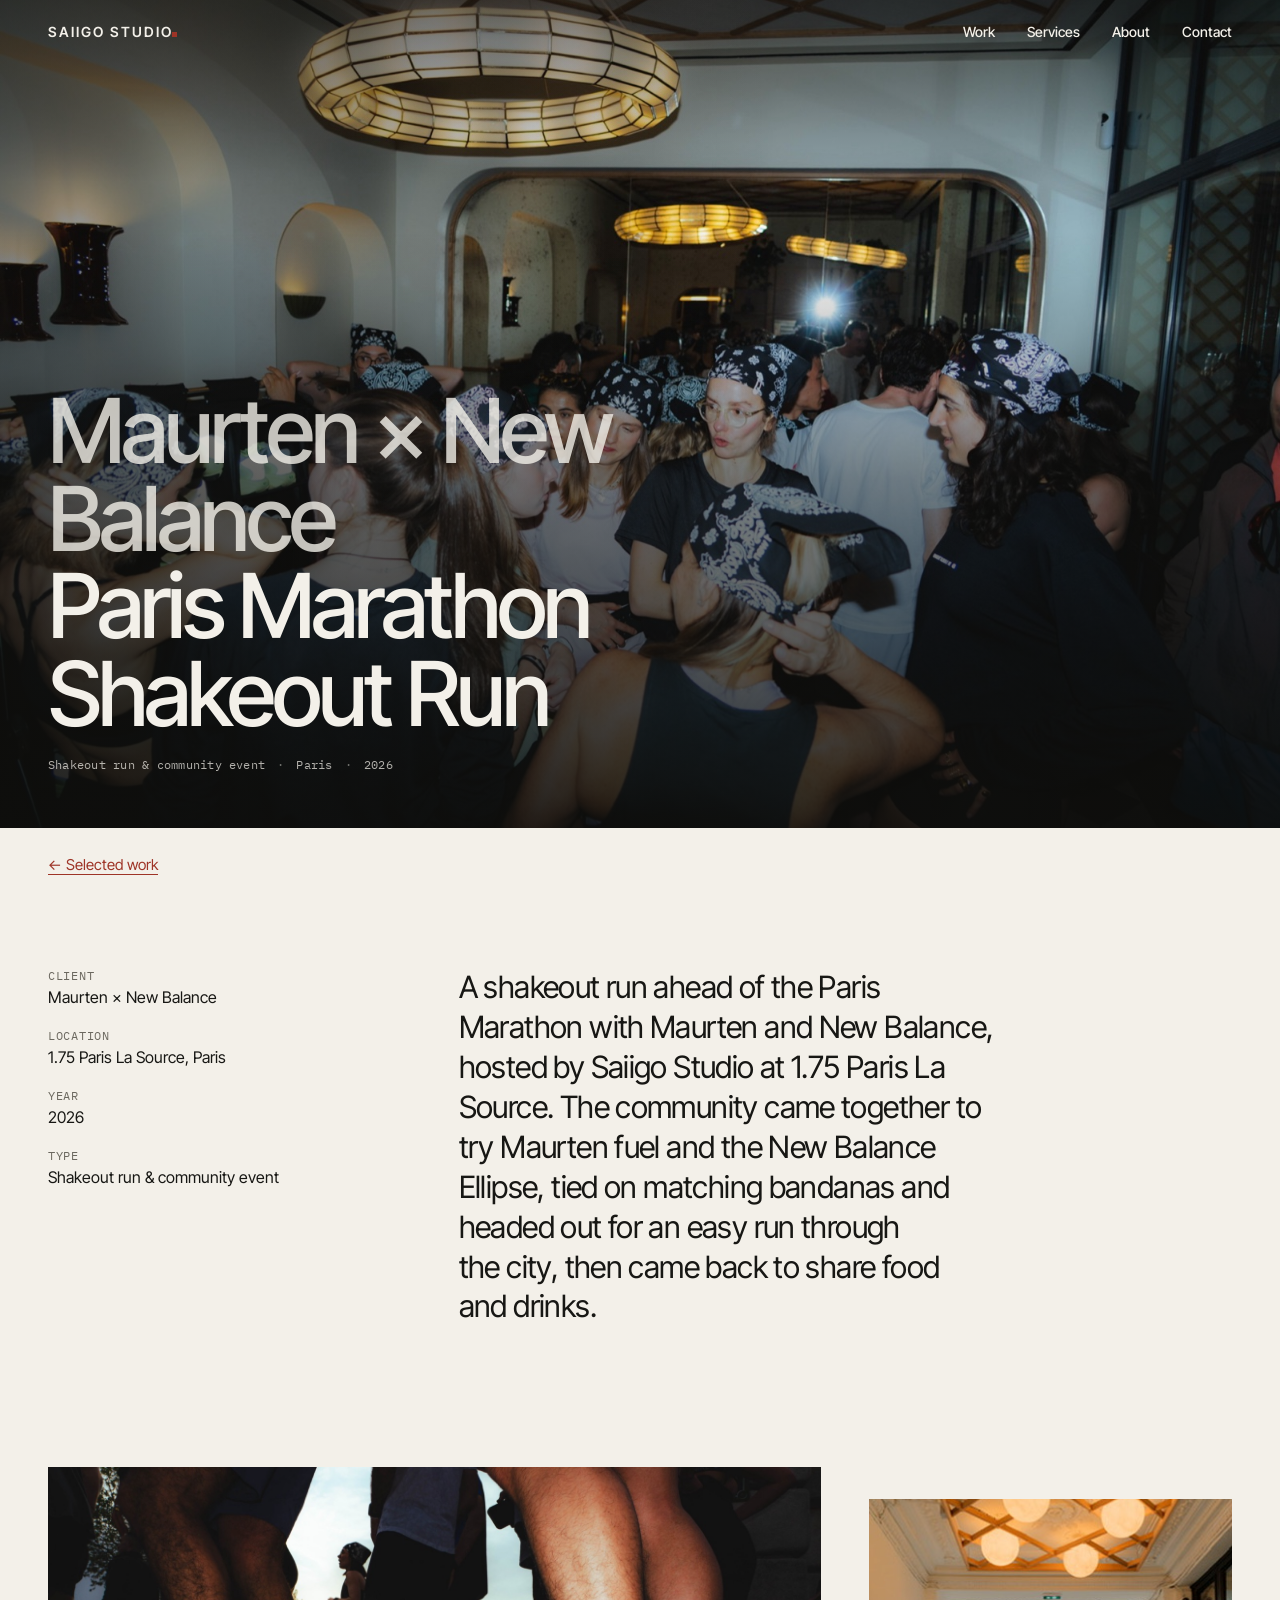
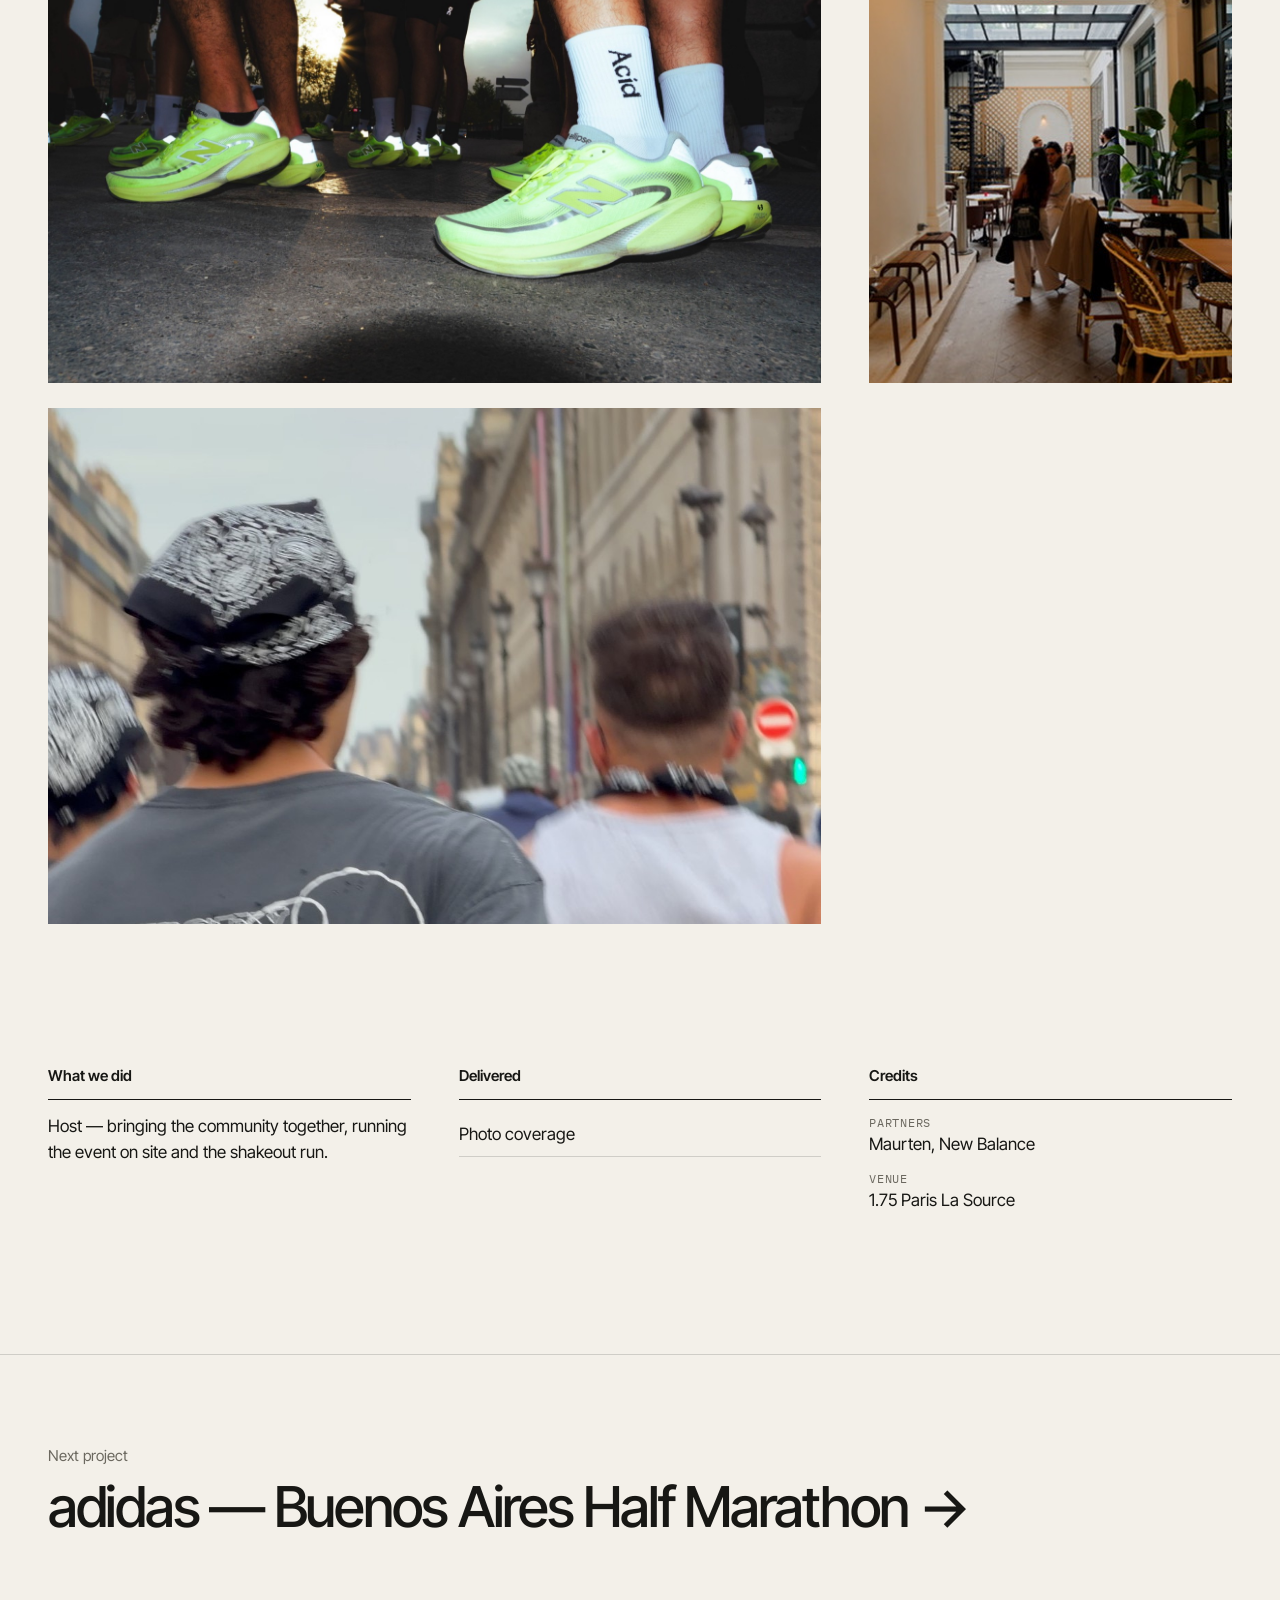
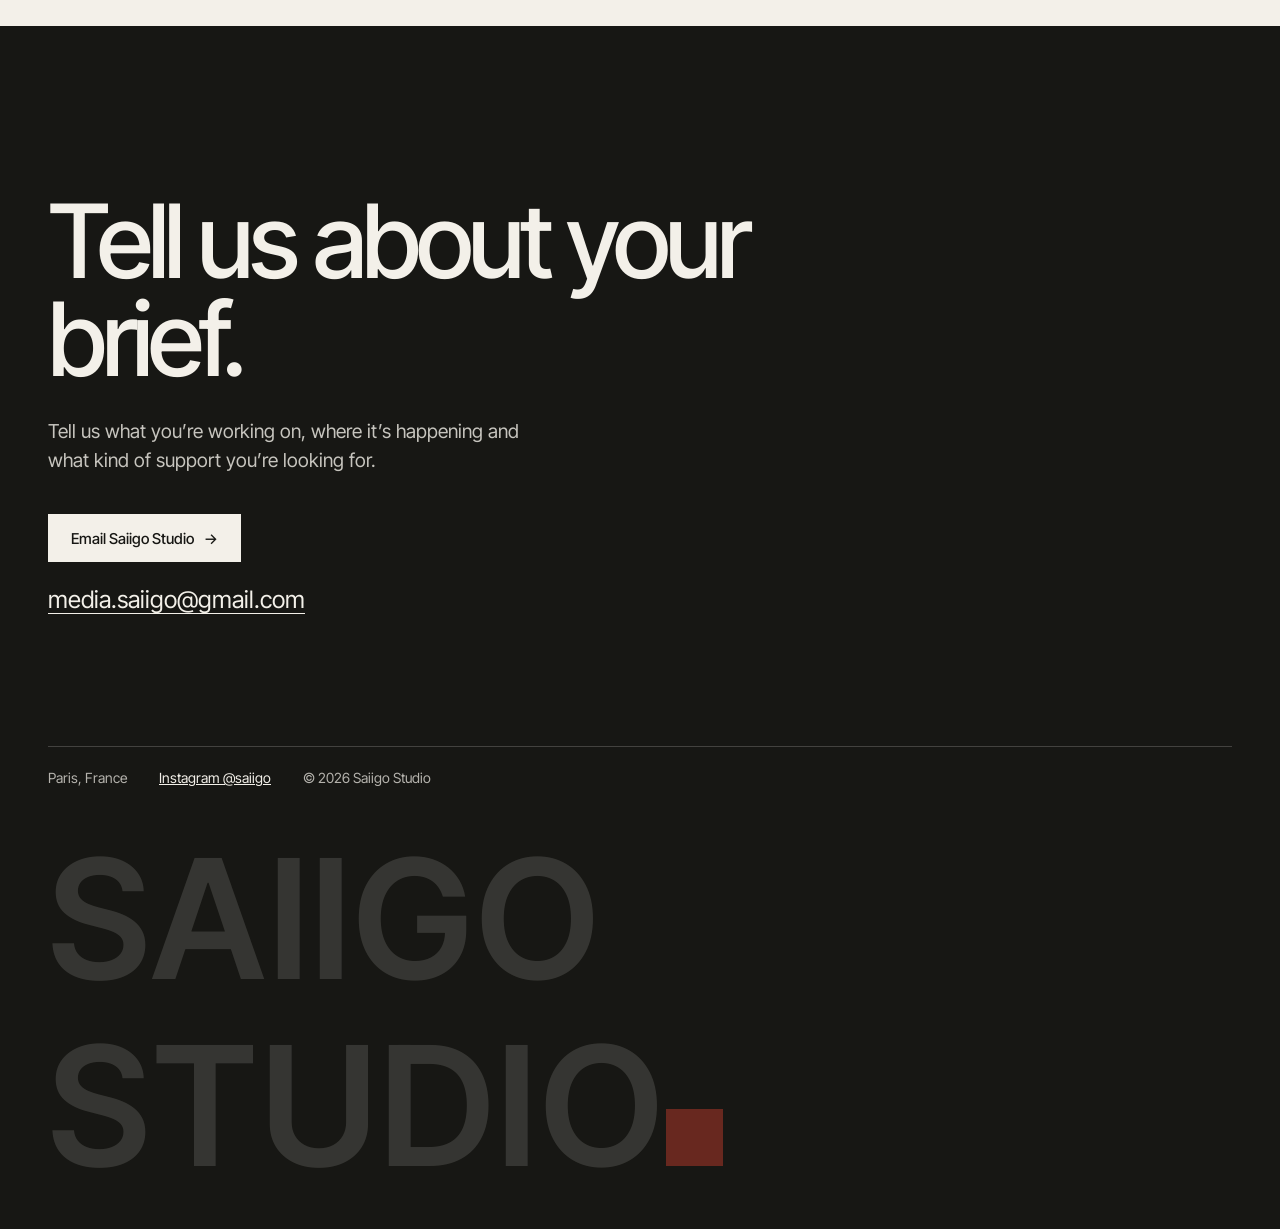
<file: paris-marathon-runners-event.html>
<!doctype html>
<html lang="en">
<head>
  <meta charset="utf-8">
  <script>document.documentElement.className += " js";</script>
  <meta name="viewport" content="width=device-width, initial-scale=1, viewport-fit=cover">
  <title>Maurten × New Balance — Paris Marathon Shakeout Run | Saiigo Studio</title>
  <meta name="description" content="A shakeout run and community gathering ahead of the Paris Marathon, with Maurten and New Balance.">
  <meta name="theme-color" content="#171714">
  <link rel="canonical" href="https://saiigostudio.com/paris-marathon-runners-event.html">
  <meta property="og:url" content="https://saiigostudio.com/paris-marathon-runners-event.html">
  <meta property="og:type" content="website">
  <meta property="og:site_name" content="Saiigo Studio">
  <meta property="og:title" content="Maurten × New Balance — Paris Marathon Shakeout Run | Saiigo Studio">
  <meta property="og:description" content="A shakeout run and community gathering ahead of the Paris Marathon, with Maurten and New Balance.">
  <meta property="og:image" content="https://saiigostudio.com/images/paris-marathon-crew-1600.jpg">
  <meta name="twitter:card" content="summary_large_image">
  <script type="application/ld+json">
{
    "@context": "https://schema.org",
    "@type": "Organization",
    "name": "Saiigo Studio",
    "url": "https://saiigostudio.com/",
    "logo": "https://saiigostudio.com/assets/img/logo.png",
    "image": "https://saiigostudio.com/assets/img/og-image.jpg",
    "description": "Independent creative studio in Paris rooted in running culture: content creation, community events, community & casting for brands and agencies.",
    "email": "media.saiigo@gmail.com",
    "sameAs": [
      "https://www.instagram.com/saiigo/"
    ],
    "address": {
      "@type": "PostalAddress",
      "addressLocality": "Paris",
      "addressCountry": "FR"
    },
    "location": {
      "@type": "Place",
      "name": "Paris, France",
      "address": {
        "@type": "PostalAddress",
        "addressLocality": "Paris",
        "addressCountry": "FR"
      }
    }
  }
  </script>
  <link rel="icon" href="assets/img/favicon.svg" type="image/svg+xml">
  <link rel="preconnect" href="https://fonts.googleapis.com">
  <link rel="preconnect" href="https://fonts.gstatic.com" crossorigin>
  <link href="https://fonts.googleapis.com/css2?family=IBM+Plex+Mono:wght@400;500&family=Inter+Tight:wght@400;500;600&display=swap" rel="stylesheet">
  <link rel="stylesheet" href="assets/css/styles.css?v=80ff5a15">
</head>
<body data-page="project" data-slug="paris-marathon-runners-event" id="top">
  <a class="skip-link" href="#main">Skip to content</a>
  <header class="site-header" id="site-header" data-prerendered><div class="header__inner"><a class="header__logo" href="index.html" aria-label="Saiigo Studio, home"><span class="wordmark">SAIIGO STUDIO<span class="wordmark__dot" aria-hidden="true"></span></span></a><nav class="header__nav" aria-label="Main"><ul><li><a href="index.html#work">Work</a></li><li><a href="index.html#services">Services</a></li><li><a href="index.html#about">About</a></li><li><a href="index.html#contact">Contact</a></li></ul></nav><button class="menu-btn" type="button" aria-expanded="false" aria-controls="mobile-menu"><span class="menu-btn__label">Menu</span><span class="menu-btn__icon" aria-hidden="true"></span></button></div><div class="mobile-menu" id="mobile-menu" hidden><nav aria-label="Main mobile"><ul><li><a href="index.html#work">Work</a></li><li><a href="index.html#services">Services</a></li><li><a href="index.html#about">About</a></li><li><a href="index.html#contact">Contact</a></li></ul></nav><div class="mobile-menu__foot"><a href="mailto:media.saiigo@gmail.com?subject=Project%20enquiry%20%E2%80%94%20Saiigo%20Studio">media.saiigo@gmail.com</a><a href="https://www.instagram.com/saiigo/" target="_blank" rel="noopener">Instagram @saiigo</a></div></div></header>
  <main id="main" tabindex="-1" data-prerendered><section class="case-hero" aria-labelledby="case-title"><div class="media case-hero__media" style="--pos:50% 45%;--pos-m:45% 50%"><picture><img class="media__el" src="images/paris-marathon-crew-1600.jpg" srcset="images/paris-marathon-crew-800.jpg 800w, images/paris-marathon-crew-1600.jpg 1600w, images/paris-marathon-crew-2400.jpg 2000w" sizes="100vw" alt="Runners tying on matching bandanas inside the hotel before the shakeout run" loading="eager" fetchpriority="high" decoding="async"></picture></div><div class="hero__shade" aria-hidden="true"></div><div class="case-hero__content wrap"><h1 class="case-hero__title" id="case-title"><span>Maurten × New Balance</span> Paris Marathon Shakeout Run</h1><p class="meta mono">Shakeout run &amp; community event<span class="sep" aria-hidden="true">·</span>Paris<span class="sep" aria-hidden="true">·</span>2026</p></div><span class="hero__sentinel" data-header-sentinel aria-hidden="true"></span></section><div class="wrap case-back"><a class="text-link" href="index.html#work">← Selected work</a></div><section class="section case-intro"><div class="wrap case-intro__grid"><dl class="facts"><div><dt class="mono">Client</dt><dd>Maurten × New Balance</dd></div><div><dt class="mono">Location</dt><dd>1.75 Paris La Source, Paris</dd></div><div><dt class="mono">Year</dt><dd>2026</dd></div><div><dt class="mono">Type</dt><dd>Shakeout run &amp; community event</dd></div></dl><div class="case-intro__text"><p class="lead">A shakeout run ahead of the Paris Marathon with Maurten and New Balance, hosted by Saiigo Studio at 1.75 Paris La Source. The community came together to try Maurten fuel and the New Balance Ellipse, tied on matching bandanas and headed out for an easy run through the city, then came back to share food and drinks.</p></div></div></section><section class="gallery wrap" aria-label="Project images"><figure class="gallery__item gallery__item--large"><div class="media" style="--pos:50% 60%;--pos-m:50% 60%"><picture><img class="media__el" src="images/paris-marathon-shoes-street-1600.jpg" srcset="images/paris-marathon-shoes-street-800.jpg 800w, images/paris-marathon-shoes-street-1600.jpg 1600w, images/paris-marathon-shoes-street-2400.jpg 2000w" sizes="(min-width: 900px) 66vw, 100vw" alt="Runners in New Balance Ellipse shoes gathered on a Paris street at sunset before the shakeout run" loading="lazy" decoding="async"></picture></div></figure><figure class="gallery__item gallery__item--small"><div class="media" style="--pos:50% 50%;--pos-m:50% 50%"><picture><img class="media__el" src="images/paris-marathon-venue-1600.jpg" srcset="images/paris-marathon-venue-800.jpg 360w" sizes="(min-width: 900px) 33vw, 100vw" alt="The venue: a glass-roofed hotel lounge in Paris" loading="lazy" decoding="async"></picture></div></figure><figure class="gallery__item gallery__item--large"><div class="media" style="--pos:50% 38%;--pos-m:50% 38%"><picture><img class="media__el" src="images/paris-marathon-run-1600.jpg" srcset="images/paris-marathon-run-800.jpg 800w, images/paris-marathon-run-1600.jpg 1125w" sizes="(min-width: 900px) 66vw, 100vw" alt="Runners in bandanas on the shakeout run through central Paris" loading="lazy" decoding="async"></picture></div></figure></section><section class="section case-details"><div class="wrap case-details__grid"><div><h2 class="case-details__title">What we did</h2><p>Host — bringing the community together, running the event on site and the shakeout run.</p></div><div><h2 class="case-details__title">Delivered</h2><ul><li>Photo coverage</li></ul></div><div><h2 class="case-details__title">Credits</h2><dl class="credits"><div><dt class="mono">Partners</dt><dd>Maurten, New Balance</dd></div><div><dt class="mono">Venue</dt><dd>1.75 Paris La Source</dd></div></dl></div></div></section><nav class="wrap next-project" aria-label="Next project"><a href="adidas-buenos-aires-half-marathon.html"><span class="next-project__label">Next project</span><span class="next-project__title">adidas — Buenos Aires Half Marathon <span aria-hidden="true">→</span></span></a></nav><section class="contact" id="contact" aria-labelledby="contact-title"><div class="wrap"><h2 class="contact__title" id="contact-title">Tell us about your brief.</h2><p class="contact__text">Tell us what you’re working on, where it’s happening and what kind of support you’re looking for.</p><a class="btn btn--light" href="mailto:media.saiigo@gmail.com?subject=Project%20enquiry%20%E2%80%94%20Saiigo%20Studio">Email Saiigo Studio<span aria-hidden="true">→</span></a><p class="contact__email"><a href="mailto:media.saiigo@gmail.com?subject=Project%20enquiry%20%E2%80%94%20Saiigo%20Studio">media.saiigo@gmail.com</a></p><div class="contact__foot"><span>Paris, France</span><a href="https://www.instagram.com/saiigo/" target="_blank" rel="noopener">Instagram @saiigo</a><span>© 2026 Saiigo Studio</span></div><div class="contact__mark" aria-hidden="true"><span class="wordmark wordmark--stacked"><span>SAIIGO</span><span>STUDIO<span class="wordmark__dot" aria-hidden="true"></span></span></span></div></div></section></main>
  <script src="assets/js/content.js?v=b6fb0707"></script>
  <script src="assets/js/image-sizes.js?v=44296c89"></script>
  <script src="assets/js/site.js?v=0f309ba2"></script>
</body>
</html>
</file>
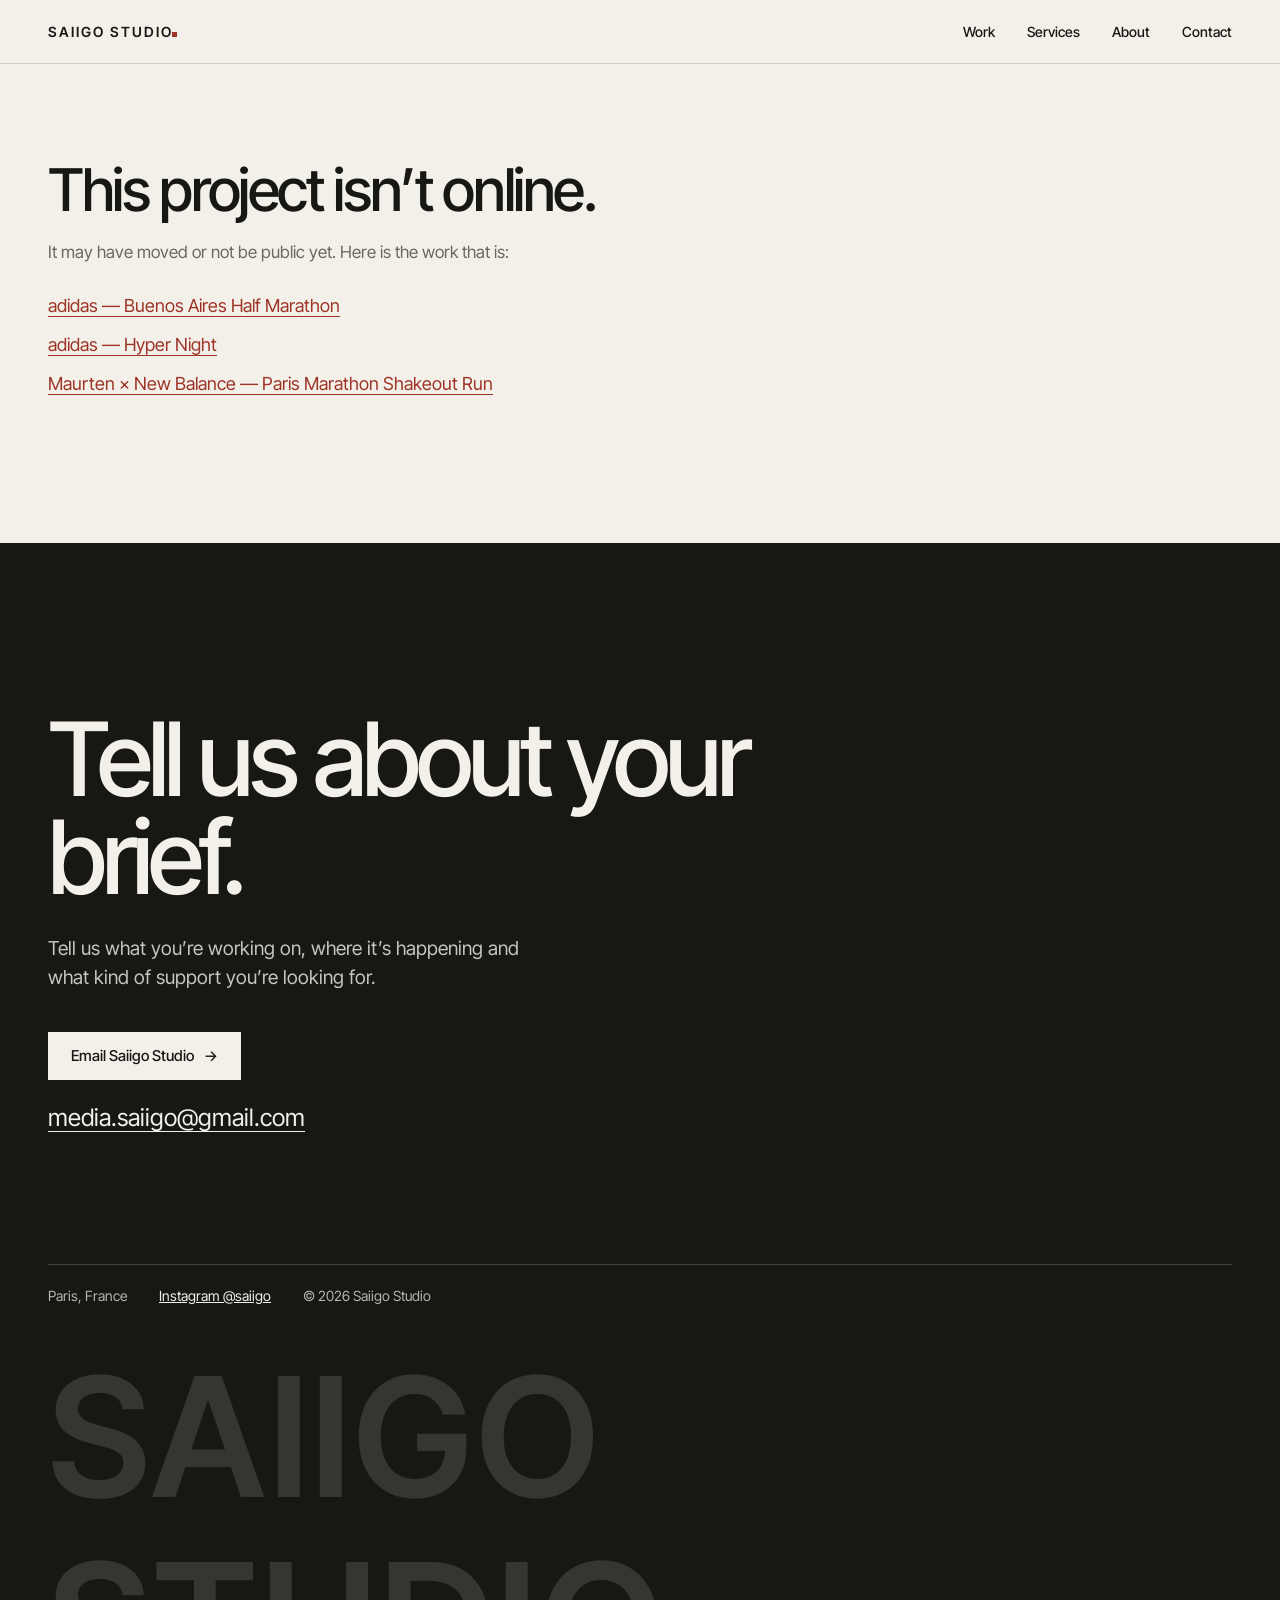
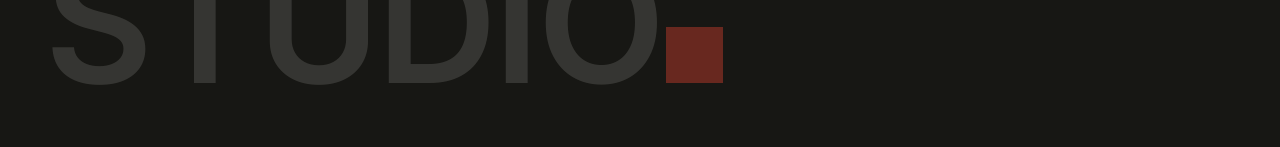
<file: project.html>
<!doctype html>
<html lang="en">
<head>
  <meta charset="utf-8">
  <script>document.documentElement.className += " js";</script>
  <meta name="viewport" content="width=device-width, initial-scale=1, viewport-fit=cover">
  <title>Project | Saiigo Studio</title>
  <meta name="description" content="Saiigo Studio is an independent creative studio in Paris rooted in running culture. Concepts, community &amp; casting, experiences and content for brands and agencies.">
  <meta name="robots" content="noindex, follow">
  <meta name="theme-color" content="#171714">
  <link rel="canonical" href="https://saiigostudio.com/project.html">
  <meta property="og:url" content="https://saiigostudio.com/project.html">
  <meta property="og:type" content="website">
  <meta property="og:site_name" content="Saiigo Studio">
  <meta property="og:title" content="Saiigo Studio | Running Culture, Creative Strategy &amp; Production">
  <meta property="og:description" content="An independent creative studio in Paris rooted in running culture. Concepts, community and production for brands and agencies.">
  <meta property="og:image" content="https://saiigostudio.com/assets/img/og-image.jpg">
  <meta property="og:image:width" content="1200">
  <meta property="og:image:height" content="630">
  <meta name="twitter:card" content="summary_large_image">
  <script type="application/ld+json">
{
    "@context": "https://schema.org",
    "@type": "Organization",
    "name": "Saiigo Studio",
    "url": "https://saiigostudio.com/",
    "logo": "https://saiigostudio.com/assets/img/logo.png",
    "image": "https://saiigostudio.com/assets/img/og-image.jpg",
    "description": "Independent creative studio in Paris rooted in running culture: content creation, community events, community & casting for brands and agencies.",
    "email": "media.saiigo@gmail.com",
    "sameAs": [
      "https://www.instagram.com/saiigo/"
    ],
    "address": {
      "@type": "PostalAddress",
      "addressLocality": "Paris",
      "addressCountry": "FR"
    },
    "location": {
      "@type": "Place",
      "name": "Paris, France",
      "address": {
        "@type": "PostalAddress",
        "addressLocality": "Paris",
        "addressCountry": "FR"
      }
    }
  }
  </script>
  <link rel="icon" href="assets/img/favicon.svg" type="image/svg+xml">
  <link rel="preconnect" href="https://fonts.googleapis.com">
  <link rel="preconnect" href="https://fonts.gstatic.com" crossorigin>
  <link href="https://fonts.googleapis.com/css2?family=IBM+Plex+Mono:wght@400;500&family=Inter+Tight:wght@400;500;600&display=swap" rel="stylesheet">
  <link rel="stylesheet" href="assets/css/styles.css?v=80ff5a15">
</head>
<body data-page="project" id="top">
  <a class="skip-link" href="#main">Skip to content</a>
  <header class="site-header" id="site-header"></header>
  <main id="main" tabindex="-1">
    <noscript><div class="wrap section"><h1 class="section__title">Saiigo Studio</h1><p>A creative studio rooted in running culture. Based in Paris. Contact: <a href="mailto:media.saiigo@gmail.com">media.saiigo@gmail.com</a></p></div></noscript>
  </main>
  <script src="assets/js/content.js?v=b6fb0707"></script>
  <script src="assets/js/image-sizes.js?v=44296c89"></script>
  <script src="assets/js/site.js?v=0f309ba2"></script>
</body>
</html>
</file>
<file: assets/css/styles.css>
/* =========================================================================
   SAIIGO STUDIO — estilos
   ========================================================================= */
:root {
  --bone: #F3F0E9;
  --ink: #171714;
  --stone: #6B685F;
  --oxide: #9E3427;
  --line: rgba(23, 23, 20, 0.16);
  --bone-dim: rgba(243, 240, 233, 0.72);

  --sans: "Inter Tight", "Helvetica Neue", Arial, sans-serif;
  --mono: "IBM Plex Mono", ui-monospace, Menlo, monospace;

  --gutter: clamp(16px, 4vw, 48px);
  --max: 1440px;
  --header-h: 64px;
  --ease: cubic-bezier(.2, .7, .2, 1);
  color-scheme: light;
}

*, *::before, *::after { box-sizing: border-box; }
html { -webkit-text-size-adjust: 100%; scroll-behavior: smooth; scroll-padding-top: var(--header-h); }
body {
  margin: 0;
  background: var(--bone);
  color: var(--ink);
  font-family: var(--sans);
  font-size: 17px;
  line-height: 1.5;
  -webkit-font-smoothing: antialiased;
  overflow-x: hidden;
}
html.menu-open { overflow: hidden; }
img, video { display: block; max-width: 100%; }
a { color: inherit; }
h1, h2, h3, p { margin: 0; }
ul, ol, dl, dd { margin: 0; padding: 0; list-style: none; }

.mono { font-family: var(--mono); font-size: 12px; letter-spacing: .02em; line-height: 1.5; font-variant-numeric: tabular-nums; }
p, li, dd { text-wrap: pretty; }
::selection { background: var(--oxide); color: var(--bone); }
html { caret-color: var(--oxide); scrollbar-color: var(--stone) var(--bone); }
.visually-hidden { position: absolute; width: 1px; height: 1px; margin: -1px; padding: 0; overflow: hidden; clip: rect(0 0 0 0); white-space: nowrap; border: 0; }
.wrap { width: 100%; max-width: var(--max); margin: 0 auto; padding: 0 var(--gutter); }

:focus-visible { outline: 2px solid var(--oxide); outline-offset: 3px; border-radius: 1px; }
.contact :focus-visible, .hero :focus-visible, .case-hero :focus-visible, .is-over-media :focus-visible { outline-color: var(--bone); }

.skip-link {
  position: absolute; left: 12px; top: -60px; z-index: 100;
  background: var(--ink); color: var(--bone); padding: 10px 14px; text-decoration: none;
}
.skip-link:focus { top: 12px; }

/* ---------- wordmark ---------- */
.wordmark { font-weight: 600; letter-spacing: .14em; font-size: 14px; line-height: 1; white-space: nowrap; }
.wordmark--stacked { display: inline-flex; flex-direction: column; gap: .12em; }
.wordmark__dot {
  display: inline-block; width: .34em; height: .34em; margin-left: 0;
  background: var(--oxide); vertical-align: baseline;
}
.contact__mark .wordmark__dot { opacity: .6; }

/* ---------- header ---------- */
.site-header {
  position: fixed; inset: 0 0 auto 0; z-index: 50; height: var(--header-h);
  background: var(--bone); color: var(--ink); border-bottom: 1px solid var(--line);
  transition: background .25s var(--ease), color .25s var(--ease), border-color .25s var(--ease);
}
.site-header.is-over-media { background: transparent; color: var(--bone); border-color: transparent; }
html.menu-open .site-header { background: var(--ink); color: var(--bone); border-color: transparent; }
.header__inner {
  height: 100%; max-width: var(--max); margin: 0 auto; padding: 0 var(--gutter);
  display: flex; align-items: center; justify-content: space-between; gap: 24px;
}
.header__logo { text-decoration: none; padding: 10px 0; }
.header__nav ul { display: flex; gap: 32px; }
.header__nav a, .mobile-menu a { text-decoration: none; }
.header__nav a { font-size: 14px; font-weight: 500; position: relative; padding: 8px 0; }
.header__nav a::after {
  content: ""; position: absolute; left: 0; right: 0; bottom: 2px; height: 1px; background: currentColor;
  transform: scaleX(0); transform-origin: left; transition: transform .2s var(--ease);
}
.header__nav a:hover::after { transform: scaleX(1); }

.menu-btn {
  display: none; align-items: center; gap: 10px; min-height: 44px; padding: 0 2px 0 12px;
  background: none; border: 0; color: inherit; font: 500 14px var(--sans); cursor: pointer;
}
.menu-btn__icon, .menu-btn__icon::before {
  display: block; width: 22px; height: 1.5px; background: currentColor; position: relative;
  transition: transform .2s var(--ease);
}
.menu-btn__icon { transform: translateY(-3px); }
.menu-btn__icon::before { content: ""; position: absolute; top: 6px; }
.menu-btn[aria-expanded="true"] .menu-btn__icon { transform: translateY(0) rotate(45deg); }
.menu-btn[aria-expanded="true"] .menu-btn__icon::before { transform: translateY(-6px) rotate(-90deg); }

.mobile-menu {
  position: fixed; inset: var(--header-h) 0 0 0; background: var(--ink); color: var(--bone);
  padding: 32px var(--gutter) 32px; display: flex; flex-direction: column; justify-content: space-between;
  opacity: 0; transform: translateY(-8px); transition: opacity .2s var(--ease), transform .2s var(--ease);
}
.mobile-menu.is-open { opacity: 1; transform: none; }
.mobile-menu[hidden] { display: none; }
.mobile-menu nav a { display: block; font-size: 44px; font-weight: 500; letter-spacing: -.03em; line-height: 1.15; padding: 6px 0; }
.mobile-menu nav a:hover { color: #d9a59c; }
.mobile-menu__foot { display: flex; flex-direction: column; gap: 10px; color: var(--bone-dim); font-size: 15px; }
.mobile-menu__foot a { padding: 6px 0; }

@media (max-width: 899px) {
  .header__nav { display: none; }
  .menu-btn { display: inline-flex; }
}

/* ---------- media + placeholders ---------- */
.media { position: relative; overflow: hidden; background: #2a2925; }
.media picture, .media__el { width: 100%; height: 100%; }
.media__el { object-fit: cover; object-position: var(--pos, 50% 50%); }
img.media__el { transition: opacity .5s var(--ease); }
.js img.media__el { opacity: 0; } /* sin JavaScript las fotos se ven igual */
img.media__el.is-loaded, .hero__media img.media__el, .case-hero__media img.media__el { opacity: 1; }
@media (max-width: 767px) { .media__el { object-position: var(--pos-m, var(--pos, 50% 50%)); } }

.media--placeholder {
  background:
    radial-gradient(120% 90% at 20% 10%, rgba(158, 52, 39, .22), transparent 55%),
    radial-gradient(90% 80% at 90% 100%, rgba(243, 240, 233, .10), transparent 60%),
    linear-gradient(160deg, #3a3833, #1d1c19);
}
.media--placeholder::before { /* grano */
  content: ""; position: absolute; inset: 0; opacity: .35; mix-blend-mode: overlay;
  background-image: url("data:image/svg+xml,%3Csvg xmlns='http://www.w3.org/2000/svg' width='160' height='160'%3E%3Cfilter id='n'%3E%3CfeTurbulence type='fractalNoise' baseFrequency='.9' numOctaves='2' stitchTiles='stitch'/%3E%3C/filter%3E%3Crect width='100%25' height='100%25' filter='url(%23n)'/%3E%3C/svg%3E");
}
.placeholder-tag {
  position: absolute; left: 12px; top: 12px; right: 12px; z-index: 1;
  font: 11px/1.45 var(--mono); color: var(--bone-dim); max-width: 34ch;
}
.placeholder-tag b {
  display: inline-block; margin-right: 8px; padding: 1px 6px; background: var(--oxide); color: var(--bone);
  font-weight: 500; text-transform: uppercase; letter-spacing: .06em;
}

.preview-bar {
  position: fixed; z-index: 60; right: 8px; bottom: 8px;
  width: max-content; max-width: calc(100vw - 32px);
  background: var(--oxide); color: var(--bone); padding: 7px 12px; font-size: 11px; text-align: center;
  pointer-events: none;
}

/* ---------- buttons + links ---------- */
.btn {
  display: inline-flex; align-items: center; justify-content: center; gap: 10px;
  min-height: 48px; padding: 0 22px; font: 500 15px var(--sans); text-decoration: none;
  border: 1px solid currentColor; transition: background .2s var(--ease), color .2s var(--ease);
}
.btn--light { background: var(--bone); color: var(--ink); border-color: var(--bone); }
.btn--light:hover { background: transparent; color: var(--bone); }
.btn--ghost { color: var(--bone); background: transparent; }
.btn--ghost:hover { background: var(--bone); color: var(--ink); }

.text-link { color: var(--oxide); text-decoration: underline; text-decoration-thickness: 1px; text-underline-offset: 4px; }
.text-link:hover { text-decoration-thickness: 2px; }

.meta { color: var(--stone); display: flex; flex-wrap: wrap; align-items: baseline; gap: 0 4px; }
.meta .sep { margin: 0 8px; opacity: .6; }

/* ---------- hero ---------- */
.hero, .case-hero {
  position: relative; min-height: 100svh; display: flex; align-items: flex-end;
  color: var(--bone); background: var(--ink); isolation: isolate;
}
.hero__media, .case-hero__media { position: absolute; inset: 0; z-index: -2; }
.hero__shade {
  position: absolute; inset: 0; z-index: -1; pointer-events: none;
  background:
    linear-gradient(to top, rgba(14, 14, 12, .86) 0%, rgba(14, 14, 12, .5) 42%, rgba(14, 14, 12, 0) 72%),
    linear-gradient(to right, rgba(14, 14, 12, .5) 0%, rgba(14, 14, 12, 0) 60%),
    linear-gradient(to bottom, rgba(14, 14, 12, .5), rgba(14, 14, 12, 0) 22%);
}
.hero__content { padding-top: calc(var(--header-h) + 24px); padding-bottom: clamp(32px, 7vh, 72px); }
.hero__title {
  font-size: clamp(40px, 7.4vw, 112px); line-height: .98; letter-spacing: -.045em; font-weight: 500;
  max-width: 13ch; text-wrap: balance;
}
.hero__text { margin-top: 24px; max-width: 46ch; font-size: clamp(16px, 1.4vw, 19px); color: rgba(243, 240, 233, .88); }
.hero__actions { display: flex; flex-wrap: wrap; gap: 12px; margin-top: 32px; }
.hero__sentinel { position: absolute; left: 0; right: 0; bottom: 0; height: calc(100% - var(--header-h)); pointer-events: none; z-index: -3; }
.hero__media { background: var(--ink); }
.hero .media--placeholder .placeholder-tag, .case-hero .media--placeholder .placeholder-tag { top: calc(var(--header-h) + 12px); left: var(--gutter); }

/* ---------- sections ---------- */
.section { padding: clamp(72px, 11vw, 160px) 0; }
.section + .section { border-top: 1px solid var(--line); }
.section__head { margin-bottom: clamp(40px, 6vw, 80px); max-width: 900px; }
.section__title { font-size: clamp(32px, 4.6vw, 64px); line-height: 1.02; letter-spacing: -.04em; font-weight: 500; text-wrap: balance; }

/* ---------- work ---------- */
.work-grid { display: grid; grid-template-columns: repeat(12, 1fr); column-gap: var(--gutter); row-gap: 64px; }
.work-card--a { grid-column: 1 / span 7; }
.work-card--b { grid-column: 9 / span 4; margin-top: clamp(80px, 14vw, 220px); }
.work-card:nth-child(n+3).work-card--a { grid-column: 6 / span 7; }
.work-card__link { display: block; text-decoration: none; }
.work-card__frame { position: relative; overflow: hidden; margin-bottom: 18px; }
.work-card--a .media { aspect-ratio: 4 / 5; }
.work-card--b .media { aspect-ratio: 3 / 4; }
.work-card .media { transition: transform .6s var(--ease); }
.work-card__link:hover .media { transform: scale(1.025); }
.work-card__title { font-size: clamp(22px, 2.2vw, 30px); line-height: 1.12; letter-spacing: -.025em; font-weight: 500; text-wrap: balance; }
.work-card__client { color: var(--stone); }
.work-card .meta { margin-top: 8px; }
.work-card__summary { margin-top: 12px; color: var(--stone); max-width: 44ch; }
.work-card__link:hover .work-card__title { color: var(--oxide); }
.work-card__title { transition: color .2s var(--ease); }
.work-card .text-link { display: inline-block; margin-top: 16px; font-size: 15px; }
.draft-tag { position: absolute; right: 12px; top: 12px; background: var(--bone); color: var(--oxide); padding: 2px 8px; text-transform: uppercase; }
.work-empty { font-size: 20px; color: var(--stone); }

/* ---------- services ---------- */
.service-list { border-top: 1px solid var(--ink); }
.service {
  display: grid; grid-template-columns: 5fr 7fr; gap: var(--gutter);
  padding: clamp(28px, 3.5vw, 44px) 0; border-bottom: 1px solid var(--line);
}
.service__title { font-size: clamp(24px, 2.6vw, 36px); line-height: 1.08; letter-spacing: -.03em; font-weight: 500; }
.service__body p { max-width: 52ch; }
.service__examples { margin-top: 14px; color: var(--stone); font-size: 15px; }

/* ---------- about ---------- */
.about__grid { display: grid; grid-template-columns: repeat(12, 1fr); gap: var(--gutter); align-items: end; }
.about__media { grid-column: 1 / span 5; }
.about__media .media { aspect-ratio: 4 / 5; }
.about__text { grid-column: 7 / span 6; }
.about__text .section__title { margin-bottom: 32px; }
.about__text p { max-width: 52ch; margin-bottom: 18px; }
.about__text .about__lead { font-size: clamp(19px, 1.6vw, 22px); line-height: 1.4; letter-spacing: -.01em; }
.about__ig { margin-top: 28px; font-size: 15px; }

/* ---------- contact ---------- */
.contact { background: var(--ink); color: var(--bone); padding: clamp(88px, 13vw, 180px) 0 40px; overflow: hidden; }
.contact__title { font-size: clamp(44px, 8vw, 128px); line-height: .96; letter-spacing: -.05em; font-weight: 500; max-width: 11ch; }
.contact__text { margin-top: 28px; max-width: 46ch; font-size: clamp(17px, 1.5vw, 20px); color: rgba(243, 240, 233, .8); }
.contact .btn { margin-top: 40px; }
.contact__email { margin-top: 20px; font-size: clamp(18px, 2vw, 24px); }
.contact__email a { text-decoration: underline; text-decoration-thickness: 1px; text-underline-offset: 5px; overflow-wrap: anywhere; }
.contact__foot {
  display: flex; flex-wrap: wrap; gap: 12px 32px; margin-top: clamp(72px, 10vw, 140px);
  padding-top: 20px; border-top: 1px solid rgba(243, 240, 233, .2); color: var(--bone-dim); font-size: 14px;
}
.contact__foot a { color: var(--bone); }
.contact__mark { margin-top: 48px; color: rgba(243, 240, 233, .14); }
.contact__mark .wordmark { font-size: clamp(56px, 13vw, 200px); letter-spacing: .02em; font-weight: 600; }

/* ---------- case study ---------- */
.case-hero { min-height: min(92svh, 900px); }
.case-hero__content { padding-top: calc(var(--header-h) + 24px); padding-bottom: clamp(28px, 6vh, 64px); }
.case-hero .meta { color: var(--bone-dim); margin-top: 18px; }
.case-hero__title { font-size: clamp(40px, 7vw, 104px); line-height: .98; letter-spacing: -.045em; font-weight: 500; max-width: 14ch; }
.case-hero__title span { display: block; color: rgba(243, 240, 233, .8); }
.case-back { padding-top: 24px; }
.case-back a { font-size: 15px; }

.draft-box { margin-top: 24px; border: 1px dashed var(--oxide); padding: 16px 18px; color: var(--ink); }
.draft-box p { color: var(--oxide); margin-bottom: 8px; }
.draft-box ul { font-size: 14px; list-style: disc; padding-left: 18px; color: var(--stone); }

.case-intro { padding-top: clamp(48px, 7vw, 96px); }
.case-intro__grid { display: grid; grid-template-columns: repeat(12, 1fr); gap: var(--gutter); }
.facts { grid-column: 1 / span 3; display: grid; gap: 18px; align-content: start; }
.facts dt, .credits dt { color: var(--stone); text-transform: uppercase; letter-spacing: .06em; }
.facts dd { font-size: 16px; }
.case-intro__text { grid-column: 5 / span 8; }
.lead { font-size: clamp(22px, 2.4vw, 34px); line-height: 1.3; letter-spacing: -.02em; max-width: 30ch; }
.case-highlight {
  margin-bottom: clamp(32px, 4vw, 56px); padding-bottom: clamp(24px, 3vw, 40px); border-bottom: 1px solid var(--line);
  font-size: clamp(18px, 1.6vw, 22px); line-height: 1.4; color: var(--stone); max-width: 36ch;
}
.case-highlight__value {
  display: block; margin-bottom: 8px; color: var(--oxide);
  font-size: clamp(64px, 9vw, 136px); line-height: .9; letter-spacing: -.05em; font-weight: 500; font-variant-numeric: tabular-nums;
}
.metrics { display: flex; flex-wrap: wrap; gap: 32px 56px; margin-top: 48px; padding-top: 24px; border-top: 1px solid var(--line); }
.metrics li { display: flex; flex-direction: column; }
.metrics__value { font-size: clamp(36px, 4vw, 56px); letter-spacing: -.04em; font-weight: 500; line-height: 1; margin-bottom: 6px; }

.gallery { display: grid; grid-template-columns: repeat(12, 1fr); gap: clamp(12px, 2vw, 28px) var(--gutter); }
.gallery__item { margin: 0; align-self: end; }
.gallery__item--large { grid-column: span 8; }
.gallery__item--large .media { aspect-ratio: 3 / 2; }
.gallery__item--small { grid-column: span 4; align-self: end; }
.gallery__item--small .media { aspect-ratio: 3 / 4; }
.gallery__item--wide { grid-column: 1 / -1; }
.gallery__item--wide .media { aspect-ratio: 21 / 9; }
.gallery figcaption { color: var(--stone); margin-top: 10px; font-size: 14px; }

.case-details__grid { display: grid; grid-template-columns: repeat(3, 1fr); gap: 48px var(--gutter); }
.case-details__title { font-size: 15px; font-weight: 600; letter-spacing: 0; margin-bottom: 14px; padding-bottom: 12px; border-bottom: 1px solid var(--ink); }
.case-details p, .case-details li { max-width: 40ch; }
.case-details ul li { padding: 8px 0; border-bottom: 1px solid var(--line); }
.credits { display: grid; gap: 12px; }
.pending { color: var(--oxide); }

.next-project { border-top: 1px solid var(--line); }
.next-project a { display: block; padding: clamp(48px, 7vw, 96px) 0; text-decoration: none; }
.next-project__label { display: block; color: var(--stone); font-size: 15px; margin-bottom: 10px; }
.next-project__title { display: block; font-size: clamp(28px, 4.4vw, 60px); letter-spacing: -.04em; line-height: 1.05; font-weight: 500; }
.next-project a:hover .next-project__title { color: var(--oxide); }
.notfound { padding-top: calc(var(--header-h) + 96px); }
.notfound .section__title { margin-bottom: 20px; }
.notfound__text { color: var(--stone); margin-bottom: 20px; }
.notfound__list li { padding: 6px 0; font-size: 18px; }

/* ---------- responsive ---------- */
@media (max-width: 899px) {
  .work-grid, .about__grid, .case-intro__grid, .gallery { grid-template-columns: 1fr; }
  .work-card--a, .work-card--b, .work-card:nth-child(n+3).work-card--a,
  .about__media, .about__text, .facts, .case-intro__text,
  .gallery__item--large, .gallery__item--small, .gallery__item--wide { grid-column: auto; }
  .work-card--b { margin-top: 0; }
  .work-grid { row-gap: 56px; }
  .work-card--a .media, .work-card--b .media { aspect-ratio: 4 / 5; }
  .about__grid { gap: 40px; }
  .facts { grid-template-columns: 1fr 1fr; margin-bottom: 32px; }
  .gallery__item--large .media { aspect-ratio: 4 / 5; }
  .gallery__item--small .media { aspect-ratio: 4 / 5; }
  .gallery__item--wide .media { aspect-ratio: 4 / 3; }
  .case-details__grid { grid-template-columns: 1fr; }
}
@media (max-width: 767px) {
  .hero { display: grid; grid-template-rows: min(66svh, 600px) auto; align-items: stretch; min-height: 0; background: var(--bone); color: var(--ink); }
  .hero > .hero__media, .hero > .hero__shade { grid-row: 1; grid-column: 1; position: relative; inset: auto; }
  .hero > .hero__shade { background: linear-gradient(to top, rgba(14, 14, 12, .8) 0%, rgba(14, 14, 12, .2) 50%, rgba(14, 14, 12, 0) 70%),
    linear-gradient(to bottom, rgba(14, 14, 12, .45), rgba(14, 14, 12, 0) 24%); }
  .hero__content { display: contents; }
  .hero__head { grid-row: 1; grid-column: 1; align-self: end; padding: 0 var(--gutter) 22px; color: var(--bone); }
  .hero__body { grid-row: 2; grid-column: 1; padding: 22px var(--gutter) 40px; }
  .hero__text { margin-top: 0; color: var(--ink); }
  .hero__body .btn--light { background: var(--ink); color: var(--bone); border-color: var(--ink); }
  .hero__body .btn--light:hover { background: transparent; color: var(--ink); }
  .hero__body .btn--ghost { color: var(--ink); }
  .hero__body .btn--ghost:hover { background: var(--ink); color: var(--bone); }
  .hero__body :focus-visible { outline-color: var(--oxide); }
  .service { grid-template-columns: 1fr; gap: 10px; }
}
@media (max-width: 480px) {
  .hero__actions .btn { flex: 1 1 100%; }
  .hero__actions { margin-top: 24px; }
  .mobile-menu nav a { font-size: 38px; }
}

/* ---------- movimiento reducido ---------- */
@media (prefers-reduced-motion: reduce) {
  html { scroll-behavior: auto; }
  *, *::before, *::after { transition-duration: 0s !important; animation-duration: 0s !important; }
  .work-card__link:hover .media { transform: none; }
}

/* Reel vertical 9:16 en la galería */
.gallery__item--reel { grid-column: span 4; }
.gallery__item--reel .media { aspect-ratio: 9 / 16; background: var(--ink); }
.gallery__item--reel video.media__el { object-fit: cover; }
@media (max-width: 899px) { .gallery__item--reel { grid-column: auto; max-width: 420px; width: 100%; justify-self: center; } }

.section__intro { margin-top: 20px; max-width: 52ch; font-size: clamp(17px, 1.5vw, 20px); color: var(--stone); }

/* =========================================================================
   Rediseño: portada con reel + índice editorial
   ========================================================================= */

/* ---------- portada con reel ---------- */
.hero__caption {
  display: inline-block; font-size: 14px; color: var(--bone-dim); text-decoration: none;
  border-bottom: 1px solid rgba(243, 240, 233, .3); padding-bottom: 2px;
}
a.hero__caption:hover { color: var(--bone); border-color: var(--bone); }

@media (min-width: 768px) {
  /* Video a pantalla completa; título y botones encima, alineados con el header */
  .hero--reel {
    --side: max(var(--gutter), calc((100% - var(--max)) / 2 + var(--gutter)));
    display: grid; grid-template-columns: 1fr auto; align-items: end; column-gap: var(--gutter);
    padding: calc(var(--header-h) + 32px) var(--side) clamp(32px, 6vh, 64px);
    background: var(--ink);
  }
  .hero--reel > .hero__media { position: absolute; inset: 0; z-index: -2; }
  .hero--reel > .hero__shade {
    background:
      linear-gradient(to top, rgba(14, 14, 12, .88) 0%, rgba(14, 14, 12, .45) 40%, rgba(14, 14, 12, .1) 70%),
      linear-gradient(to right, rgba(14, 14, 12, .6) 0%, rgba(14, 14, 12, 0) 65%),
      linear-gradient(to bottom, rgba(14, 14, 12, .55), rgba(14, 14, 12, 0) 22%);
  }
  .hero--reel .hero__content { grid-column: 1; grid-row: 1; padding: 0; max-width: none; margin: 0; }
  .hero--reel .hero__title { font-size: clamp(56px, 7.8vw, 140px); line-height: .92; letter-spacing: -.055em; max-width: 10ch; }
  .hero--reel .hero__text { max-width: 40ch; margin-top: 32px; }
  .hero--reel .hero__caption { grid-column: 2; grid-row: 1; justify-self: end; align-self: end; margin-bottom: 14px; }
}
@media (max-width: 767px) {
  .hero--reel .hero__caption {
    grid-row: 1; grid-column: 1; align-self: start; justify-self: end; z-index: 1;
    margin: calc(var(--header-h) + 8px) var(--gutter) 0 0; font-size: 12px;
  }
}

/* ---------- Selected work como índice ---------- */
.work .section__title { font-size: clamp(48px, 8.4vw, 148px); line-height: .9; letter-spacing: -.055em; }
.index { display: grid; grid-template-columns: repeat(12, 1fr); column-gap: var(--gutter); align-items: start; }
.index__list { grid-column: 1 / span 7; border-top: 1px solid var(--ink); }
.index__row { border-bottom: 1px solid var(--line); position: relative; }
.index__link {
  display: grid; grid-template-columns: 1fr auto; column-gap: 24px; row-gap: 10px;
  padding: clamp(24px, 3vw, 40px) 0; text-decoration: none;
}
.index__thumb { display: none; }
.index__title {
  grid-column: 1; font-size: clamp(30px, 3.8vw, 64px); line-height: .98; letter-spacing: -.045em; font-weight: 500;
  text-wrap: balance; transition: color .25s var(--ease), transform .35s var(--ease);
}
.index__client { color: var(--stone); transition: color .25s var(--ease); }
.index__meta { grid-column: 1; color: var(--stone); }
.index__summary { grid-column: 1; color: var(--stone); max-width: 46ch; font-size: 16px; }
.index__arrow {
  grid-column: 2; grid-row: 1; align-self: start; font-size: clamp(24px, 2.4vw, 36px); line-height: 1;
  color: var(--stone); transition: color .25s var(--ease), transform .35s var(--ease);
}
.index__row[data-active] .index__title, .index__link:hover .index__title { color: var(--ink); transform: translateX(10px); }
.index__row[data-active] .index__arrow, .index__link:hover .index__arrow { color: var(--oxide); transform: translateX(4px); }
.index__link:hover .index__client, .index__row[data-active] .index__client { color: var(--oxide); }
.index .draft-tag { position: static; justify-self: start; grid-column: 1; }

.index__preview {
  grid-column: 9 / span 4; position: sticky; top: calc(var(--header-h) + 32px);
  aspect-ratio: 4 / 5; overflow: hidden; background: #2a2925;
}
.index__frame { position: absolute; inset: 0; opacity: 0; transition: opacity .45s var(--ease); }
.index__frame.is-active { opacity: 1; }
.index__frame .media { width: 100%; height: 100%; }

@media (max-width: 899px) {
  .index__list { grid-column: 1 / -1; }
  .index__preview { display: none; }
  .index__thumb { display: block; grid-column: 1 / -1; margin-bottom: 14px; }
  .index__thumb .media { aspect-ratio: 4 / 3; }
  .index__row[data-active] .index__title, .index__link:hover .index__title { transform: none; }
  .index__row[data-active] .index__client { color: var(--stone); }
  .index__row[data-active] .index__arrow { color: var(--stone); transform: none; }
  .index__arrow { grid-row: 2; }
}

/* ---------- contacto ---------- */
.contact__title { max-width: 12ch; }

@media (prefers-reduced-motion: reduce) {
  .index__title, .index__arrow { transition: none; }
}
.index__meta .sep { margin: 0 8px; opacity: .6; }
</file>
